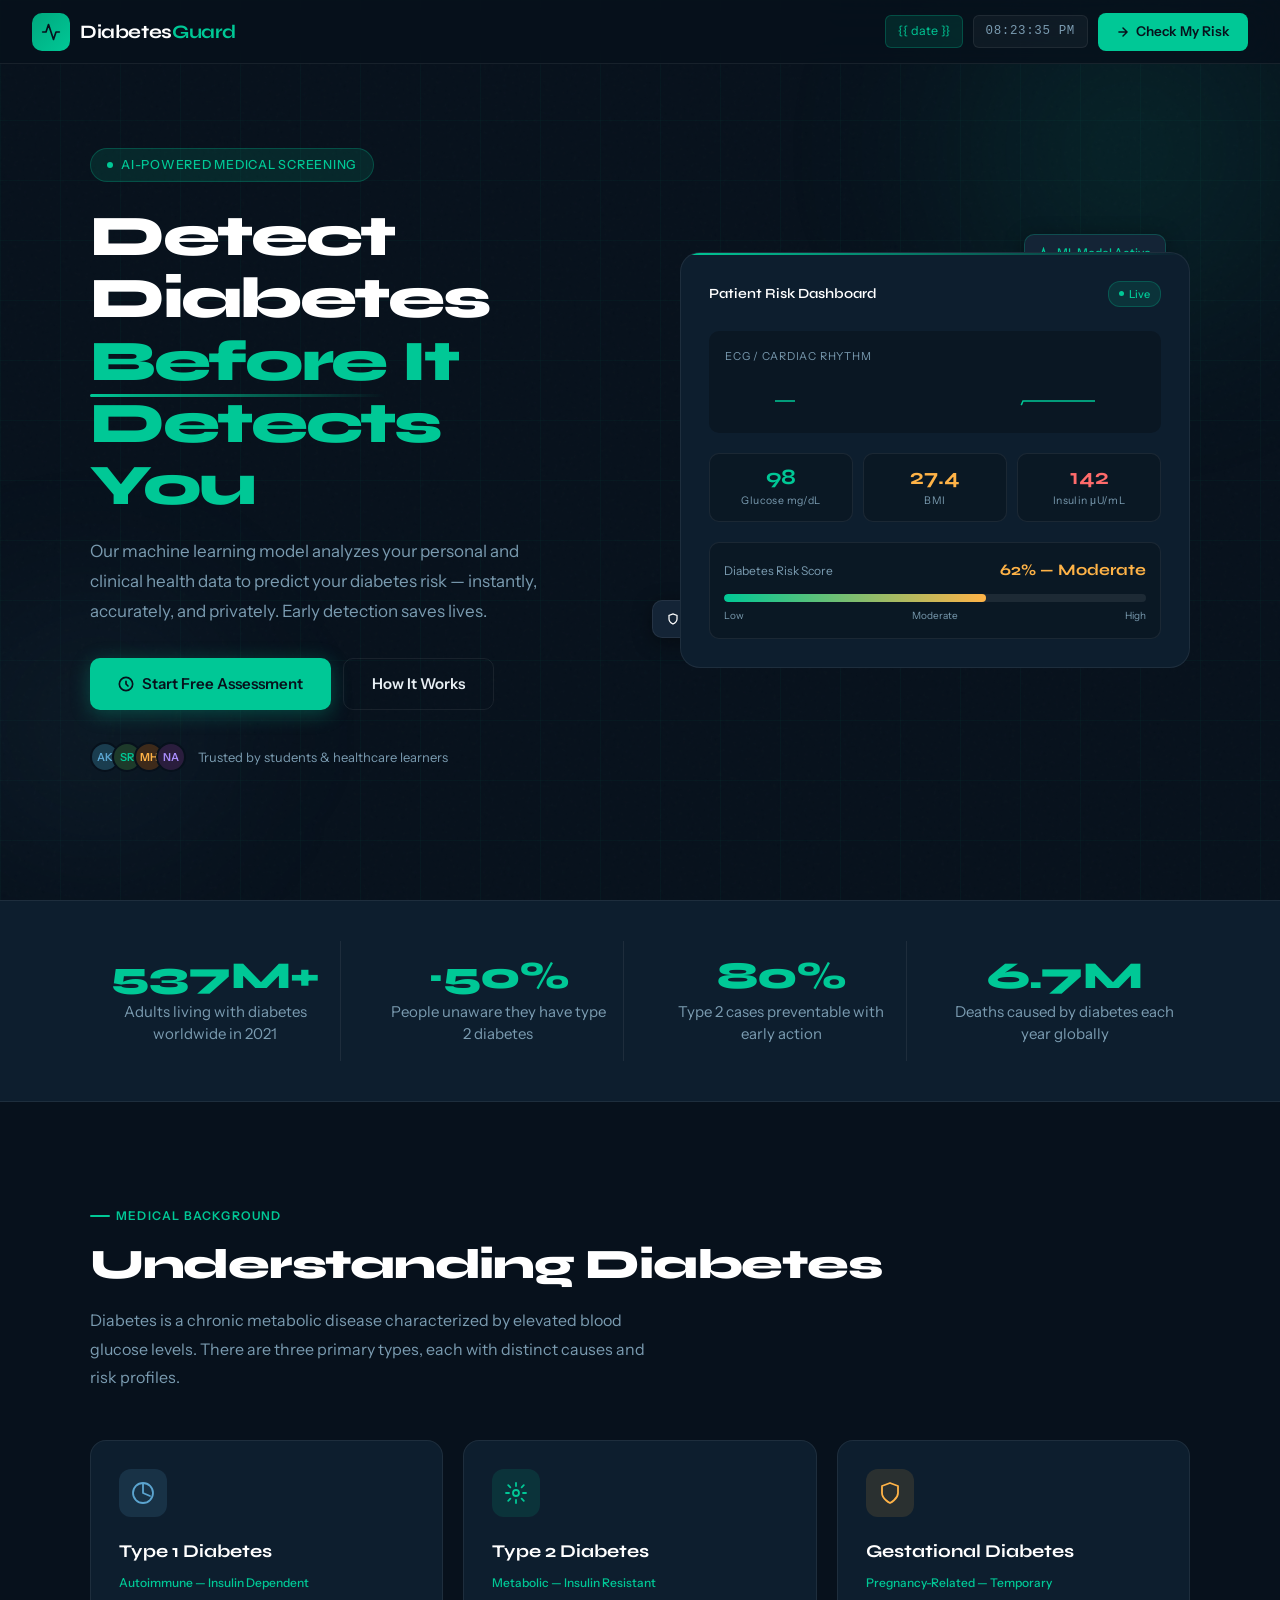
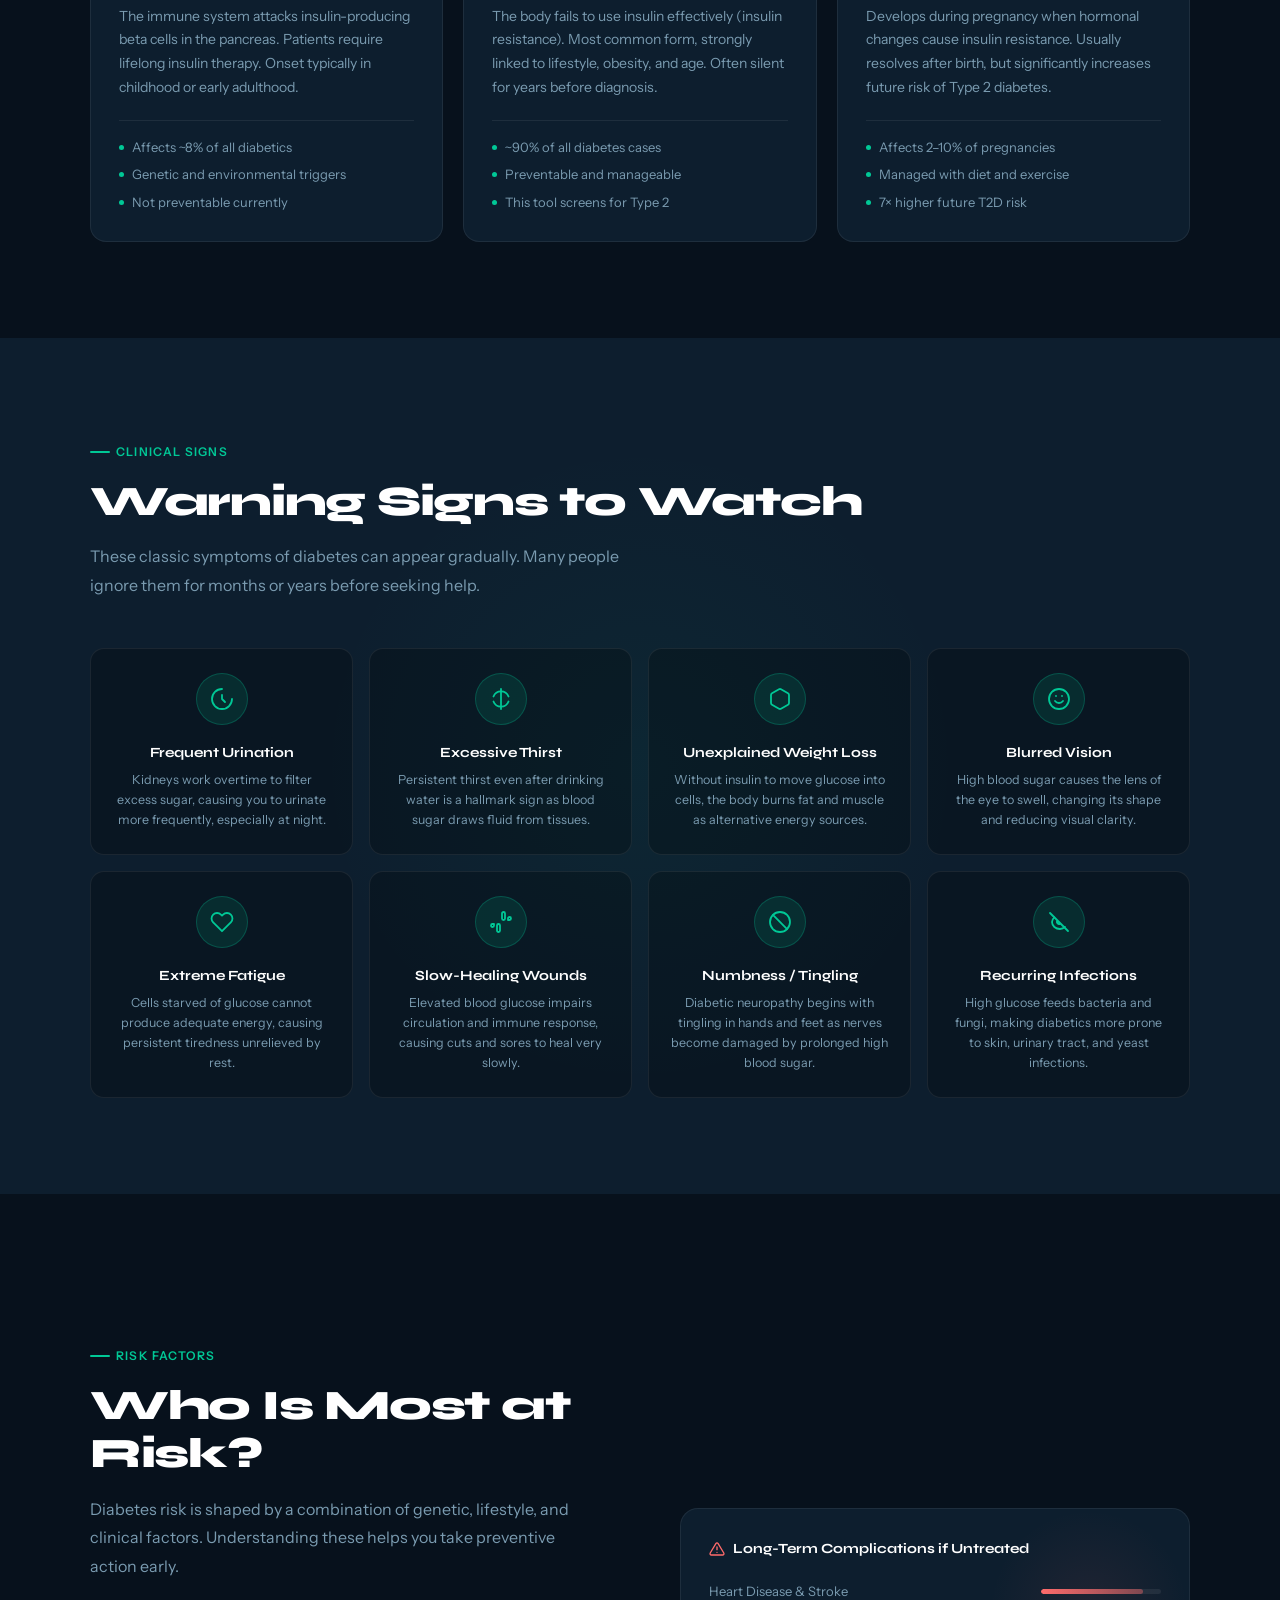
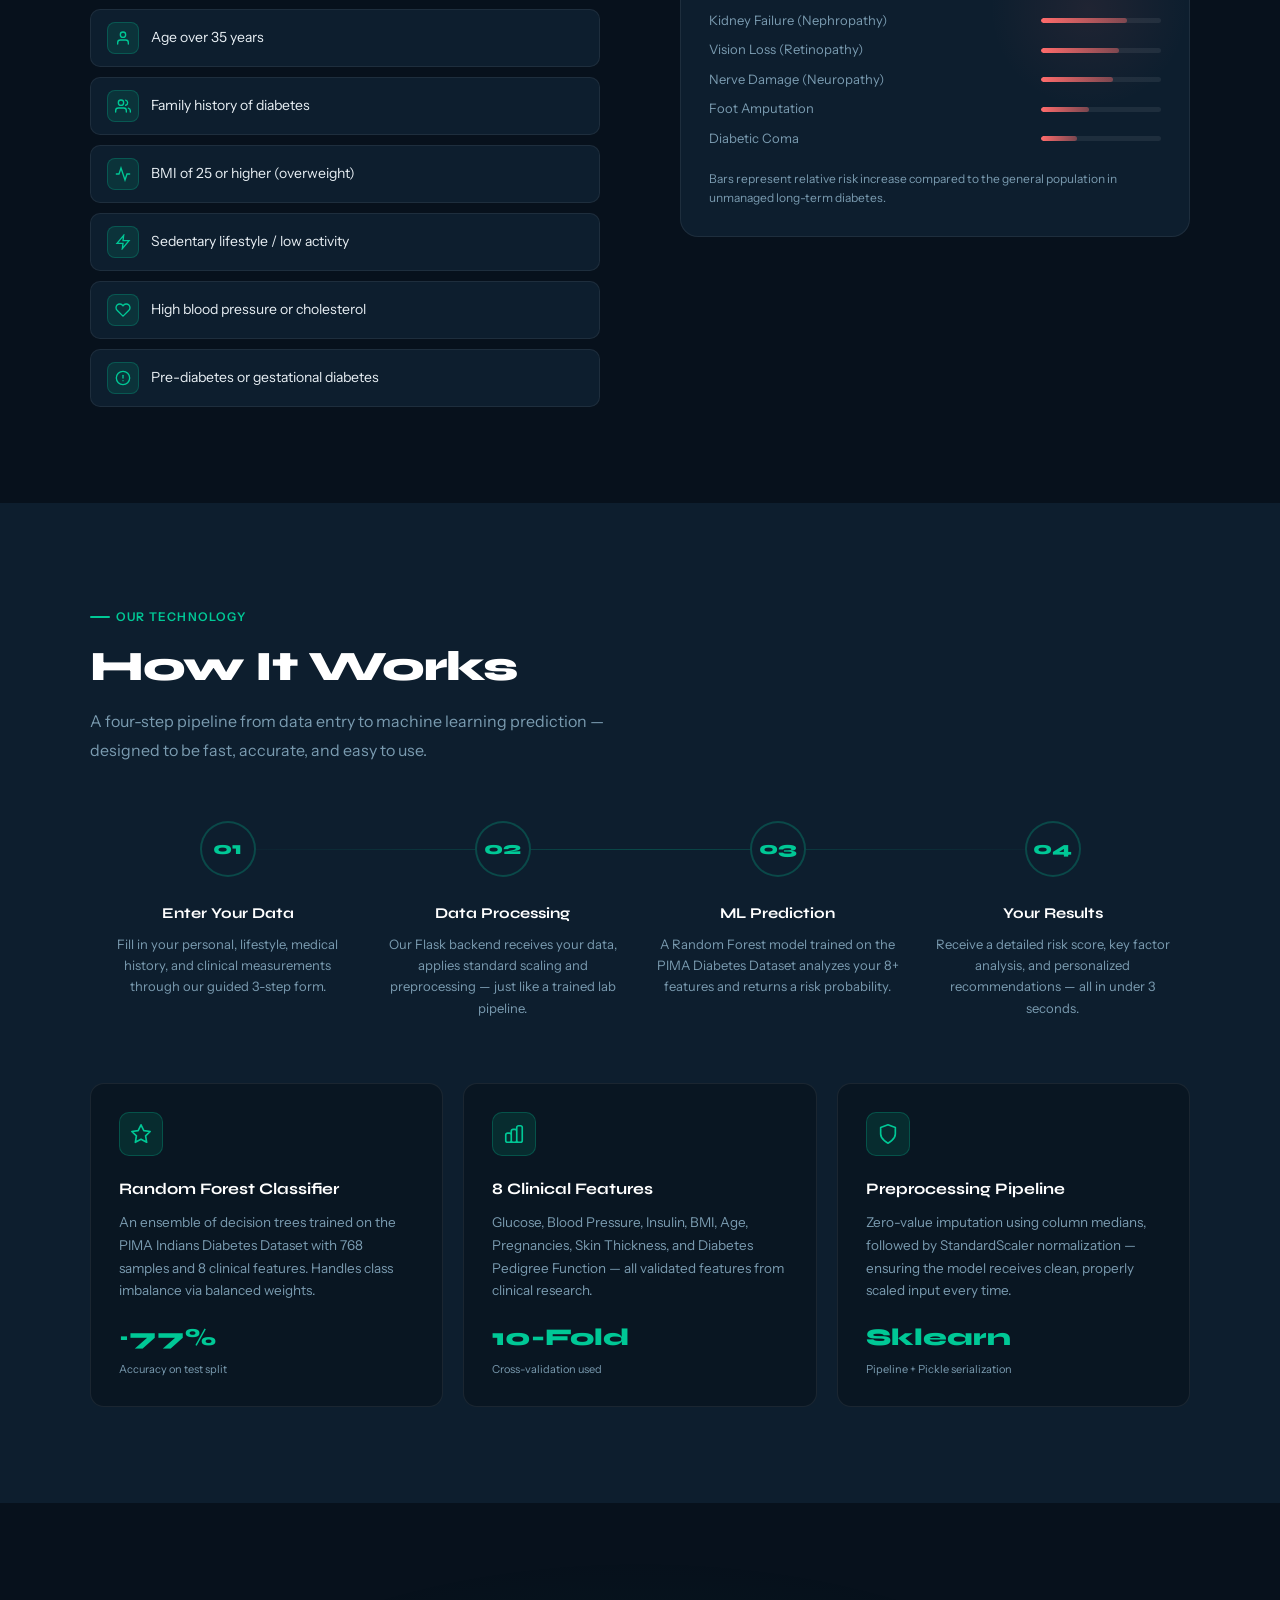
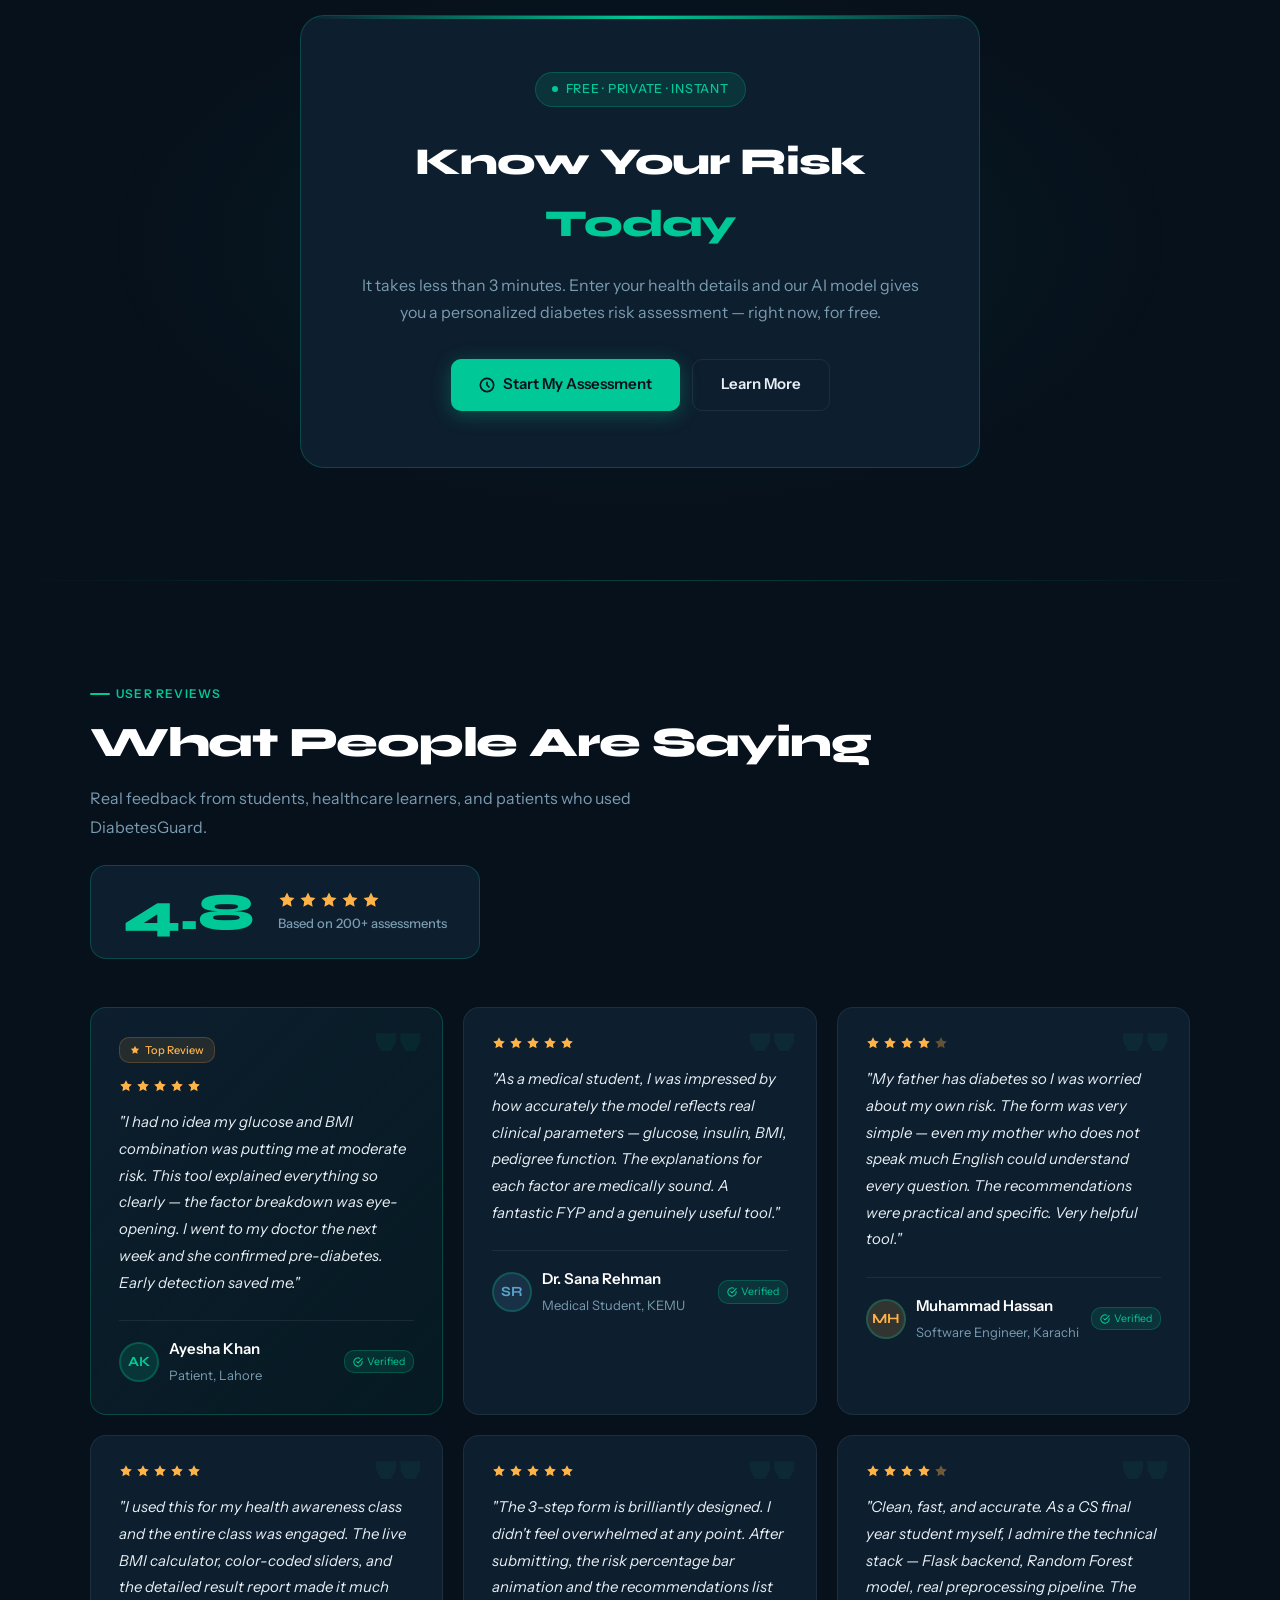
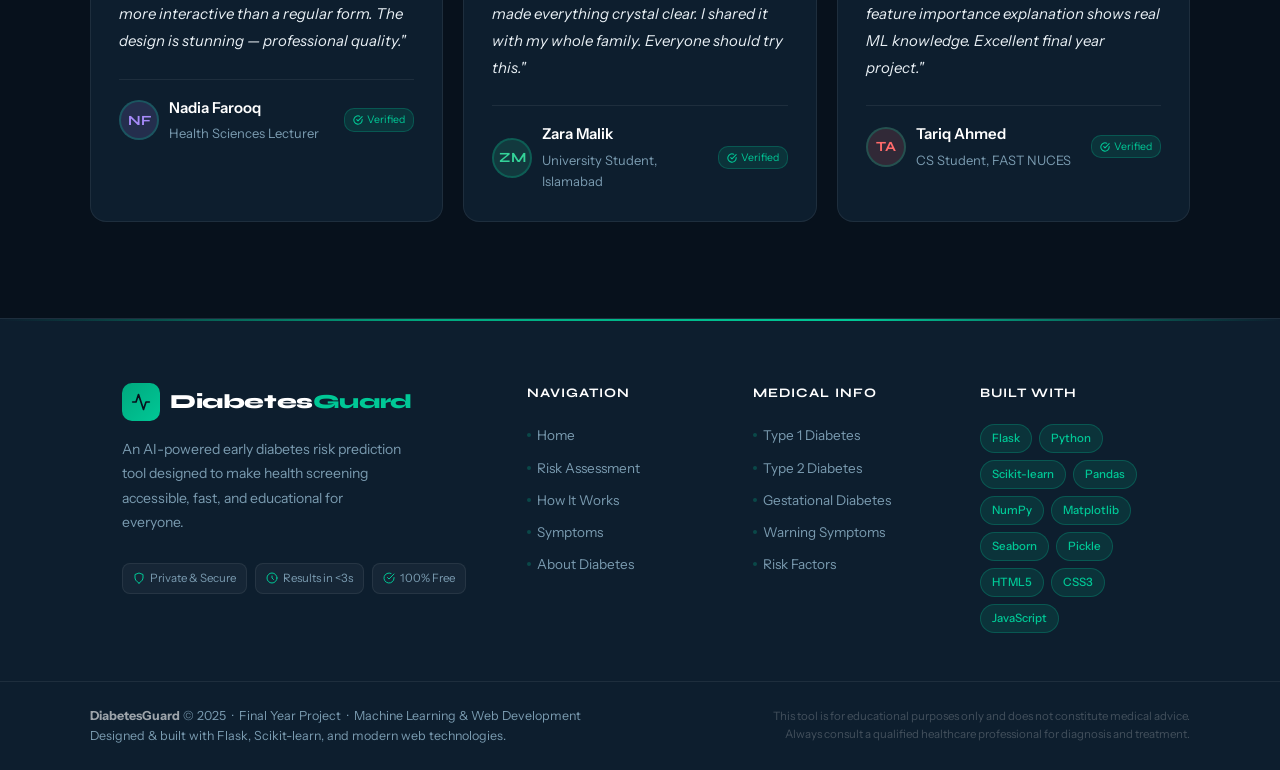
<file: fyp/templates/home.html>
<!DOCTYPE html>
<html lang="en">
<head>
  <meta charset="UTF-8">
  <meta name="viewport" content="width=device-width, initial-scale=1.0">
  <title>DiabetesGuard — AI-Powered Early Diabetes Detection</title>
  <meta name="description" content="Early diabetes risk prediction powered by machine learning. Know your risk before it's too late.">
  <link rel="preconnect" href="https://fonts.googleapis.com">
  <link href="https://fonts.googleapis.com/css2?family=Syne:wght@400;600;700;800&family=Instrument+Sans:wght@300;400;500;600&display=swap" rel="stylesheet">
  <style>
    /* ══ RESET ══════════════════════════════════════════════ */
    *, *::before, *::after { box-sizing: border-box; margin: 0; padding: 0; }
    html { scroll-behavior: smooth; }

    /* ══ VARIABLES ══════════════════════════════════════════ */
    :root {
      --navy:      #07111C;
      --navy2:     #0D1E2E;
      --navy3:     #142436;
      --teal:      #00C896;
      --teal2:     #00A87E;
      --teal-dim:  rgba(0,200,150,0.12);
      --teal-glow: rgba(0,200,150,0.22);
      --white:     #FFFFFF;
      --off:       #F4F8F6;
      --text:      #E8EFF4;
      --muted:     #7A9BB0;
      --border:    rgba(255,255,255,0.07);
      --border2:   rgba(0,200,150,0.25);
      --red-soft:  #FF6B6B;
      --amber:     #FFB347;
      --blue-soft: #5BA4CF;
      --font-h:    'Syne', sans-serif;
      --font-b:    'Instrument Sans', sans-serif;
    }

    body {
      font-family: var(--font-b);
      background: var(--navy);
      color: var(--text);
      line-height: 1.65;
      -webkit-font-smoothing: antialiased;
      overflow-x: hidden;
    }

    /* ══ NOISE TEXTURE OVERLAY ══════════════════════════════ */
    body::before {
      content: '';
      position: fixed;
      inset: 0;
      background-image: url("data:image/svg+xml,%3Csvg viewBox='0 0 256 256' xmlns='http://www.w3.org/2000/svg'%3E%3Cfilter id='noise'%3E%3CfeTurbulence type='fractalNoise' baseFrequency='0.9' numOctaves='4' stitchTiles='stitch'/%3E%3C/filter%3E%3Crect width='100%25' height='100%25' filter='url(%23noise)' opacity='0.04'/%3E%3C/svg%3E");
      pointer-events: none;
      z-index: 0;
      opacity: 0.5;
    }

    /* ══ NAV ════════════════════════════════════════════════ */
    nav {
      position: fixed;
      top: 0; left: 0; right: 0;
      z-index: 100;
      background: rgba(7,17,28,0.85);
      backdrop-filter: blur(18px);
      -webkit-backdrop-filter: blur(18px);
      border-bottom: 1px solid var(--border);
      padding: 0 2rem;
      height: 64px;
      display: flex;
      align-items: center;
      justify-content: space-between;
    }

    .nav-brand {
      display: flex;
      align-items: center;
      gap: 10px;
      text-decoration: none;
    }

    .brand-icon {
      width: 38px; height: 38px;
      background: linear-gradient(135deg, var(--teal2), var(--teal));
      border-radius: 10px;
      display: flex; align-items: center; justify-content: center;
    }

    .brand-icon svg { width: 20px; height: 20px; color: var(--navy); }

    .brand-name {
      font-family: var(--font-h);
      font-size: 19px;
      font-weight: 700;
      color: var(--white);
      letter-spacing: -0.02em;
    }

    .brand-name em { color: var(--teal); font-style: normal; }

    .nav-right {
      display: flex;
      align-items: center;
      gap: 10px;
    }

    .nav-clock {
      font-size: 12.5px;
      color: var(--muted);
      font-family: 'Courier New', monospace;
      letter-spacing: 0.05em;
      background: rgba(255,255,255,0.04);
      border: 1px solid var(--border);
      padding: 5px 12px;
      border-radius: 6px;
    }

    .nav-date {
      font-size: 12.5px;
      color: var(--teal);
      background: var(--teal-dim);
      border: 1px solid var(--border2);
      padding: 5px 12px;
      border-radius: 6px;
    }

    .btn-nav {
      display: inline-flex;
      align-items: center;
      gap: 6px;
      height: 38px;
      padding: 0 18px;
      background: var(--teal);
      color: var(--navy);
      border-radius: 8px;
      font-size: 13.5px;
      font-weight: 600;
      font-family: var(--font-b);
      text-decoration: none;
      transition: all 0.2s;
      border: none;
      cursor: pointer;
    }

    .btn-nav:hover {
      background: var(--white);
      transform: translateY(-1px);
    }

    /* ══ HERO ════════════════════════════════════════════════ */
    .hero {
      min-height: 100vh;
      display: flex;
      align-items: center;
      position: relative;
      padding: 100px 2rem 80px;
      overflow: hidden;
    }

    /* animated grid lines bg */
    .hero-grid {
      position: absolute;
      inset: 0;
      background-image:
        linear-gradient(rgba(0,200,150,0.04) 1px, transparent 1px),
        linear-gradient(90deg, rgba(0,200,150,0.04) 1px, transparent 1px);
      background-size: 60px 60px;
      animation: gridDrift 30s linear infinite;
      pointer-events: none;
    }

    @keyframes gridDrift {
      from { transform: translateY(0); }
      to   { transform: translateY(60px); }
    }

    /* glowing orbs */
    .orb {
      position: absolute;
      border-radius: 50%;
      pointer-events: none;
      filter: blur(80px);
    }

    .orb-1 {
      width: 500px; height: 500px;
      top: -100px; right: -100px;
      background: radial-gradient(circle, rgba(0,200,150,0.14) 0%, transparent 70%);
      animation: orbFloat 8s ease-in-out infinite;
    }

    .orb-2 {
      width: 350px; height: 350px;
      bottom: 0; left: -80px;
      background: radial-gradient(circle, rgba(91,164,207,0.10) 0%, transparent 70%);
      animation: orbFloat 11s ease-in-out infinite reverse;
    }

    @keyframes orbFloat {
      0%, 100% { transform: translateY(0) scale(1); }
      50%       { transform: translateY(-30px) scale(1.05); }
    }

    .hero-inner {
      max-width: 1100px;
      margin: 0 auto;
      display: grid;
      grid-template-columns: 1fr 1fr;
      gap: 5rem;
      align-items: center;
      position: relative;
      z-index: 1;
      width: 100%;
    }

    .hero-tag {
      display: inline-flex;
      align-items: center;
      gap: 8px;
      background: var(--teal-dim);
      border: 1px solid var(--border2);
      border-radius: 20px;
      padding: 6px 16px;
      font-size: 12.5px;
      color: var(--teal);
      font-weight: 500;
      letter-spacing: 0.06em;
      text-transform: uppercase;
      margin-bottom: 1.5rem;
      animation: fadeUp 0.7s ease both;
    }

    .tag-dot {
      width: 6px; height: 6px;
      border-radius: 50%;
      background: var(--teal);
      animation: tagPulse 2s infinite;
    }

    @keyframes tagPulse {
      0%, 100% { opacity: 1; transform: scale(1); }
      50%       { opacity: 0.5; transform: scale(0.7); }
    }

    .hero h1 {
      font-family: var(--font-h);
      font-size: clamp(38px, 4.5vw, 62px);
      font-weight: 800;
      color: var(--white);
      letter-spacing: -0.04em;
      line-height: 1.08;
      margin-bottom: 1.25rem;
      animation: fadeUp 0.8s ease 0.1s both;
    }

    .hero h1 .accent { color: var(--teal); }

    .hero h1 .underline-wrap {
      position: relative;
      display: inline-block;
    }

    .hero h1 .underline-wrap::after {
      content: '';
      position: absolute;
      bottom: -4px; left: 0; right: 0;
      height: 3px;
      background: linear-gradient(90deg, var(--teal), transparent);
      border-radius: 2px;
    }

    .hero-desc {
      font-size: 17px;
      color: var(--muted);
      line-height: 1.75;
      max-width: 480px;
      margin-bottom: 2rem;
      animation: fadeUp 0.8s ease 0.2s both;
    }

    .hero-actions {
      display: flex;
      gap: 12px;
      align-items: center;
      flex-wrap: wrap;
      animation: fadeUp 0.8s ease 0.3s both;
    }

    .btn-hero {
      display: inline-flex;
      align-items: center;
      gap: 8px;
      height: 52px;
      padding: 0 28px;
      border-radius: 10px;
      font-size: 15px;
      font-weight: 600;
      font-family: var(--font-b);
      text-decoration: none;
      transition: all 0.22s;
      cursor: pointer;
      border: none;
    }

    .btn-primary-hero {
      background: var(--teal);
      color: var(--navy);
      box-shadow: 0 4px 20px rgba(0,200,150,0.30);
    }

    .btn-primary-hero:hover {
      background: var(--white);
      transform: translateY(-2px);
      box-shadow: 0 8px 28px rgba(0,200,150,0.40);
    }

    .btn-outline-hero {
      background: transparent;
      border: 1px solid var(--border);
      color: var(--text);
    }

    .btn-outline-hero:hover {
      border-color: var(--teal);
      color: var(--teal);
      background: var(--teal-dim);
    }

    .hero-trust {
      display: flex;
      align-items: center;
      gap: 12px;
      margin-top: 2rem;
      font-size: 13px;
      color: var(--muted);
      animation: fadeUp 0.8s ease 0.4s both;
    }

    .trust-avatars {
      display: flex;
    }

    .trust-av {
      width: 30px; height: 30px;
      border-radius: 50%;
      border: 2px solid var(--navy);
      margin-left: -8px;
      display: flex; align-items: center; justify-content: center;
      font-size: 11px;
      font-weight: 600;
    }

    .trust-av:first-child { margin-left: 0; }

    /* ── Hero Visual Panel ── */
    .hero-visual {
      position: relative;
      animation: fadeUp 0.9s ease 0.2s both;
    }

    .monitor-card {
      background: var(--navy2);
      border: 1px solid var(--border);
      border-radius: 20px;
      padding: 1.75rem;
      position: relative;
      overflow: hidden;
    }

    .monitor-card::before {
      content: '';
      position: absolute;
      top: 0; left: 0; right: 0;
      height: 2px;
      background: linear-gradient(90deg, var(--teal), transparent);
    }

    .monitor-header {
      display: flex;
      justify-content: space-between;
      align-items: center;
      margin-bottom: 1.5rem;
    }

    .monitor-title {
      font-family: var(--font-h);
      font-size: 14px;
      font-weight: 600;
      color: var(--white);
    }

    .live-badge {
      display: flex;
      align-items: center;
      gap: 5px;
      font-size: 11px;
      color: var(--teal);
      background: var(--teal-dim);
      border: 1px solid var(--border2);
      border-radius: 12px;
      padding: 3px 10px;
      font-weight: 500;
    }

    .live-dot {
      width: 5px; height: 5px;
      border-radius: 50%;
      background: var(--teal);
      animation: tagPulse 1.5s infinite;
    }

    /* ECG Line */
    .ecg-wrap {
      background: rgba(0,0,0,0.25);
      border-radius: 10px;
      padding: 1rem 1rem 0.5rem;
      margin-bottom: 1.25rem;
      overflow: hidden;
      position: relative;
    }

    .ecg-label {
      font-size: 11px;
      color: var(--muted);
      text-transform: uppercase;
      letter-spacing: 0.07em;
      margin-bottom: 6px;
    }

    .ecg-svg { width: 100%; display: block; }

    /* Metrics row */
    .metrics-row {
      display: grid;
      grid-template-columns: repeat(3,1fr);
      gap: 10px;
      margin-bottom: 1.25rem;
    }

    .metric-box {
      background: rgba(0,0,0,0.20);
      border: 1px solid var(--border);
      border-radius: 10px;
      padding: 12px;
      text-align: center;
    }

    .metric-val {
      font-family: var(--font-h);
      font-size: 22px;
      font-weight: 700;
      line-height: 1;
      margin-bottom: 4px;
    }

    .metric-lbl { font-size: 10.5px; color: var(--muted); letter-spacing: 0.04em; }

    .metric-box.ok  .metric-val { color: var(--teal); }
    .metric-box.warn .metric-val { color: var(--amber); }
    .metric-box.bad .metric-val { color: var(--red-soft); }

    /* Risk gauge */
    .gauge-wrap {
      background: rgba(0,0,0,0.20);
      border: 1px solid var(--border);
      border-radius: 10px;
      padding: 14px;
    }

    .gauge-header {
      display: flex;
      justify-content: space-between;
      align-items: center;
      margin-bottom: 10px;
      font-size: 12px;
      color: var(--muted);
    }

    .gauge-score {
      font-family: var(--font-h);
      font-size: 16px;
      font-weight: 700;
      color: var(--amber);
    }

    .gauge-bar {
      height: 8px;
      background: rgba(255,255,255,0.08);
      border-radius: 4px;
      overflow: hidden;
      margin-bottom: 6px;
    }

    .gauge-fill {
      height: 100%;
      width: 62%;
      background: linear-gradient(90deg, var(--teal), var(--amber));
      border-radius: 4px;
      animation: gaugeFill 2s ease 1s both;
    }

    @keyframes gaugeFill {
      from { width: 0%; }
      to   { width: 62%; }
    }

    .gauge-labels {
      display: flex;
      justify-content: space-between;
      font-size: 10px;
      color: var(--muted);
    }

    /* floating badges */
    .float-badge {
      position: absolute;
      background: var(--navy3);
      border: 1px solid var(--border2);
      border-radius: 10px;
      padding: 8px 14px;
      font-size: 12px;
      color: var(--teal);
      font-weight: 500;
      display: flex;
      align-items: center;
      gap: 6px;
      box-shadow: 0 4px 20px rgba(0,0,0,0.4);
      animation: badgeFloat 4s ease-in-out infinite;
    }

    .float-badge.b1 {
      top: -18px; right: 24px;
      animation-delay: 0s;
    }

    .float-badge.b2 {
      bottom: 30px; left: -28px;
      color: var(--white);
      border-color: var(--border);
      animation-delay: 2s;
    }

    @keyframes badgeFloat {
      0%, 100% { transform: translateY(0); }
      50%       { transform: translateY(-8px); }
    }

    @keyframes fadeUp {
      from { opacity: 0; transform: translateY(24px); }
      to   { opacity: 1; transform: translateY(0); }
    }

    /* ══ STATS BAR ══════════════════════════════════════════ */
    .stats-bar {
      background: var(--navy2);
      border-top: 1px solid var(--border);
      border-bottom: 1px solid var(--border);
      padding: 2.5rem 2rem;
      position: relative;
      z-index: 1;
    }

    .stats-inner {
      max-width: 1100px;
      margin: 0 auto;
      display: grid;
      grid-template-columns: repeat(4,1fr);
      gap: 2rem;
    }

    .stat-item {
      text-align: center;
      padding: 1rem;
      border-right: 1px solid var(--border);
    }

    .stat-item:last-child { border-right: none; }

    .stat-num {
      font-family: var(--font-h);
      font-size: 38px;
      font-weight: 800;
      color: var(--teal);
      letter-spacing: -0.03em;
      line-height: 1;
      margin-bottom: 6px;
    }

    .stat-desc { font-size: 15px; color: var(--muted); line-height: 1.45; }

    /* ══ ABOUT DIABETES ═════════════════════════════════════ */
    .section {
      padding: 6rem 2rem;
      position: relative;
      z-index: 1;
    }

    .section-inner {
      max-width: 1100px;
      margin: 0 auto;
    }

    .section-tag {
      display: inline-flex;
      align-items: center;
      gap: 6px;
      font-size: 12px;
      color: var(--teal);
      font-weight: 600;
      text-transform: uppercase;
      letter-spacing: 0.10em;
      margin-bottom: 1rem;
    }

    .section-tag::before {
      content: '';
      display: block;
      width: 20px; height: 2px;
      background: var(--teal);
      border-radius: 1px;
    }

    .section-h {
      font-family: var(--font-h);
      font-size: clamp(26px, 3.5vw, 42px);
      font-weight: 800;
      color: var(--white);
      letter-spacing: -0.03em;
      line-height: 1.15;
      margin-bottom: 1rem;
    }

    .section-sub {
      font-size: 16px;
      color: var(--muted);
      max-width: 560px;
      line-height: 1.80;
    }

    /* ── Types Cards ── */
    .types-grid {
      display: grid;
      grid-template-columns: repeat(3,1fr);
      gap: 1.25rem;
      margin-top: 3rem;
    }

    .type-card {
      background: var(--navy2);
      border: 1px solid var(--border);
      border-radius: 16px;
      padding: 1.75rem;
      position: relative;
      overflow: hidden;
      transition: all 0.25s;
    }

    .type-card:hover {
      border-color: var(--border2);
      transform: translateY(-4px);
      box-shadow: 0 12px 40px rgba(0,0,0,0.3);
    }

    .type-card::after {
      content: '';
      position: absolute;
      bottom: 0; left: 0; right: 0;
      height: 3px;
      border-radius: 0 0 16px 16px;
      opacity: 0;
      transition: opacity 0.25s;
    }

    .type-card:hover::after { opacity: 1; }

    .type-card.t1::after { background: linear-gradient(90deg, var(--blue-soft), transparent); }
    .type-card.t2::after { background: linear-gradient(90deg, var(--teal), transparent); }
    .type-card.tg::after { background: linear-gradient(90deg, var(--amber), transparent); }

    .type-icon {
      width: 48px; height: 48px;
      border-radius: 12px;
      display: flex; align-items: center; justify-content: center;
      margin-bottom: 1.25rem;
    }

    .type-icon svg { width: 24px; height: 24px; }
    .type-icon.blue { background: rgba(91,164,207,0.15); color: var(--blue-soft); }
    .type-icon.teal { background: var(--teal-dim); color: var(--teal); }
    .type-icon.amber { background: rgba(255,179,71,0.12); color: var(--amber); }

    .type-name {
      font-family: var(--font-h);
      font-size: 18px;
      font-weight: 700;
      color: var(--white);
      margin-bottom: 6px;
    }

    .type-sub { font-size: 12px; color: var(--teal); font-weight: 500; margin-bottom: 12px; }

    .type-desc { font-size: 14px; color: var(--muted); line-height: 1.7; }

    .type-facts {
      margin-top: 1.25rem;
      border-top: 1px solid var(--border);
      padding-top: 1rem;
      display: flex;
      flex-direction: column;
      gap: 6px;
    }

    .type-fact {
      display: flex;
      align-items: center;
      gap: 8px;
      font-size: 13px;
      color: var(--muted);
    }

    .fact-dot {
      width: 5px; height: 5px;
      border-radius: 50%;
      background: var(--teal);
      flex-shrink: 0;
    }

    /* ══ SYMPTOMS ════════════════════════════════════════════ */
    .symptoms-section {
      background: var(--navy2);
      padding: 6rem 2rem;
      position: relative;
      z-index: 1;
      overflow: hidden;
    }

    .symptoms-section::before {
      content: '';
      position: absolute;
      top: 50%; left: 50%;
      transform: translate(-50%, -50%);
      width: 700px; height: 700px;
      background: radial-gradient(circle, rgba(0,200,150,0.05) 0%, transparent 65%);
      border-radius: 50%;
      pointer-events: none;
    }

    .symptoms-grid {
      display: grid;
      grid-template-columns: repeat(4,1fr);
      gap: 1rem;
      margin-top: 3rem;
    }

    .symptom-card {
      background: rgba(0,0,0,0.25);
      border: 1px solid var(--border);
      border-radius: 14px;
      padding: 1.5rem 1.25rem;
      text-align: center;
      transition: all 0.22s;
      position: relative;
      overflow: hidden;
    }

    .symptom-card:hover {
      border-color: var(--border2);
      background: rgba(0,200,150,0.05);
      transform: translateY(-3px);
    }

    .sym-icon {
      width: 52px; height: 52px;
      border-radius: 50%;
      background: var(--teal-dim);
      border: 1px solid var(--border2);
      display: flex; align-items: center; justify-content: center;
      margin: 0 auto 1rem;
    }

    .sym-icon svg { width: 24px; height: 24px; color: var(--teal); }

    .sym-name {
      font-family: var(--font-h);
      font-size: 14px;
      font-weight: 700;
      color: var(--white);
      margin-bottom: 6px;
    }

    .sym-desc { font-size: 12.5px; color: var(--muted); line-height: 1.6; }

    /* ══ HOW IT WORKS ════════════════════════════════════════ */
    .how-grid {
      display: grid;
      grid-template-columns: repeat(4,1fr);
      gap: 0;
      margin-top: 3.5rem;
      position: relative;
    }

    .how-grid::before {
      content: '';
      position: absolute;
      top: 28px; left: 10%; right: 10%;
      height: 1px;
      background: linear-gradient(90deg, transparent, var(--border2), transparent);
      z-index: 0;
    }

    .how-step {
      text-align: center;
      padding: 0 1rem;
      position: relative;
      z-index: 1;
    }

    .step-circle {
      width: 56px; height: 56px;
      border-radius: 50%;
      background: var(--navy2);
      border: 2px solid var(--border2);
      display: flex; align-items: center; justify-content: center;
      margin: 0 auto 1.5rem;
      font-family: var(--font-h);
      font-size: 18px;
      font-weight: 800;
      color: var(--teal);
      transition: all 0.25s;
    }

    .how-step:hover .step-circle {
      background: var(--teal);
      color: var(--navy);
      box-shadow: 0 0 20px rgba(0,200,150,0.4);
    }

    .step-name {
      font-family: var(--font-h);
      font-size: 15px;
      font-weight: 700;
      color: var(--white);
      margin-bottom: 8px;
    }

    .step-desc { font-size: 13px; color: var(--muted); line-height: 1.65; }

    /* ══ RISK FACTORS ════════════════════════════════════════ */
    .risk-split {
      display: grid;
      grid-template-columns: 1fr 1fr;
      gap: 5rem;
      align-items: center;
      margin-top: 3rem;
    }

    .risk-text .section-sub { max-width: 100%; }

    .risk-list {
      margin-top: 1.75rem;
      display: flex;
      flex-direction: column;
      gap: 10px;
    }

    .risk-item {
      display: flex;
      align-items: center;
      gap: 12px;
      padding: 12px 16px;
      background: var(--navy2);
      border: 1px solid var(--border);
      border-radius: 10px;
      font-size: 14px;
      color: var(--text);
      transition: all 0.2s;
    }

    .risk-item:hover {
      border-color: var(--border2);
      background: var(--teal-dim);
    }

    .risk-icon {
      width: 32px; height: 32px;
      border-radius: 8px;
      background: var(--teal-dim);
      border: 1px solid var(--border2);
      display: flex; align-items: center; justify-content: center;
      flex-shrink: 0;
    }

    .risk-icon svg { width: 16px; height: 16px; color: var(--teal); }

    /* Complications visual */
    .complications-panel {
      background: var(--navy2);
      border: 1px solid var(--border);
      border-radius: 18px;
      padding: 1.75rem;
      position: relative;
      overflow: hidden;
    }

    .complications-panel::before {
      content: '';
      position: absolute;
      top: 0; right: 0;
      width: 200px; height: 200px;
      background: radial-gradient(circle, rgba(255,107,107,0.08) 0%, transparent 70%);
      pointer-events: none;
    }

    .comp-title {
      font-family: var(--font-h);
      font-size: 14px;
      font-weight: 700;
      color: var(--white);
      margin-bottom: 1.25rem;
      display: flex;
      align-items: center;
      gap: 8px;
    }

    .comp-title svg { width: 16px; height: 16px; color: var(--red-soft); }

    .comp-list {
      display: flex;
      flex-direction: column;
      gap: 8px;
    }

    .comp-item {
      display: flex;
      justify-content: space-between;
      align-items: center;
      font-size: 13px;
    }

    .comp-name { color: var(--muted); }

    .comp-bar-wrap {
      width: 120px;
      height: 5px;
      background: rgba(255,255,255,0.07);
      border-radius: 3px;
      overflow: hidden;
    }

    .comp-bar {
      height: 100%;
      border-radius: 3px;
      background: linear-gradient(90deg, var(--red-soft), rgba(255,107,107,0.4));
      animation: compFill 1.5s ease 0.5s both;
    }

    @keyframes compFill {
      from { width: 0 !important; }
    }

    /* ══ ML MODEL SECTION ════════════════════════════════════ */
    .ml-section {
      background: var(--navy2);
      padding: 6rem 2rem;
      position: relative;
      z-index: 1;
    }

    .ml-cards {
      display: grid;
      grid-template-columns: repeat(3,1fr);
      gap: 1.25rem;
      margin-top: 3rem;
    }

    .ml-card {
      background: rgba(0,0,0,0.25);
      border: 1px solid var(--border);
      border-radius: 14px;
      padding: 1.75rem;
      transition: all 0.22s;
    }

    .ml-card:hover {
      border-color: var(--border2);
      transform: translateY(-3px);
    }

    .ml-card-icon {
      width: 44px; height: 44px;
      border-radius: 10px;
      background: var(--teal-dim);
      border: 1px solid var(--border2);
      display: flex; align-items: center; justify-content: center;
      margin-bottom: 1.25rem;
    }

    .ml-card-icon svg { width: 22px; height: 22px; color: var(--teal); }

    .ml-card-title {
      font-family: var(--font-h);
      font-size: 16px;
      font-weight: 700;
      color: var(--white);
      margin-bottom: 8px;
    }

    .ml-card-desc { font-size: 13.5px; color: var(--muted); line-height: 1.7; }

    .ml-stat {
      display: inline-block;
      margin-top: 1rem;
      font-family: var(--font-h);
      font-size: 24px;
      font-weight: 800;
      color: var(--teal);
    }

    .ml-stat-lbl {
      font-size: 11px;
      color: var(--muted);
      display: block;
      margin-top: 2px;
    }

    /* ══ CTA ═════════════════════════════════════════════════ */
    .cta-section {
      padding: 7rem 2rem;
      position: relative;
      z-index: 1;
      text-align: center;
      overflow: hidden;
    }

    .cta-section::before {
      content: '';
      position: absolute;
      inset: 0;
      background:
        radial-gradient(ellipse 60% 60% at 50% 50%, rgba(0,200,150,0.08) 0%, transparent 70%);
      pointer-events: none;
    }

    .cta-inner {
      max-width: 680px;
      margin: 0 auto;
      position: relative;
    }

    .cta-box {
      background: var(--navy2);
      border: 1px solid var(--border2);
      border-radius: 24px;
      padding: 3.5rem 3rem;
      position: relative;
      overflow: hidden;
    }

    .cta-box::before {
      content: '';
      position: absolute;
      top: 0; left: 0; right: 0;
      height: 3px;
      background: linear-gradient(90deg, transparent, var(--teal), transparent);
    }

    .cta-h {
      font-family: var(--font-h);
      font-size: clamp(26px, 3vw, 38px);
      font-weight: 800;
      color: var(--white);
      letter-spacing: -0.03em;
      margin-bottom: 1rem;
    }

    .cta-h em { color: var(--teal); font-style: normal; }

    .cta-sub {
      font-size: 16px;
      color: var(--muted);
      margin-bottom: 2rem;
      line-height: 1.7;
    }

    .cta-actions {
      display: flex;
      gap: 12px;
      justify-content: center;
      flex-wrap: wrap;
    }

    /* ══ REVIEWS ════════════════════════════════════════════ */
    .reviews-section {
      padding: 6rem 2rem;
      position: relative; z-index: 1; overflow: hidden;
    }
    .reviews-section::before {
      content: ''; position: absolute; top: 0; left: 0; right: 0;
      height: 1px;
      background: linear-gradient(90deg, transparent, var(--border2), transparent);
    }
    .reviews-header {
      max-width: 1100px; margin: 0 auto 3rem;
      display: flex; justify-content: space-between; align-items: flex-end;
      flex-wrap: wrap; gap: 1.5rem;
    }
    .overall-rating {
      display: flex; align-items: center; gap: 1.5rem;
      background: var(--navy2); border: 1px solid var(--border2);
      border-radius: 16px; padding: 1.25rem 2rem;
    }
    .rating-num {
      font-family: var(--font-h); font-size: 52px; font-weight: 800;
      color: var(--teal); line-height: 1;
    }
    .rating-details { display: flex; flex-direction: column; gap: 4px; }
    .stars-row { display: flex; gap: 3px; }
    .star { width: 18px; height: 18px; color: #FFB347; }
    .rating-count { font-size: 13px; color: var(--muted); font-weight: 500; }
    .reviews-grid {
      max-width: 1100px; margin: 0 auto;
      display: grid; grid-template-columns: repeat(3, 1fr); gap: 1.25rem;
    }
    @media (max-width: 768px) {
      .reviews-grid { grid-template-columns: 1fr; }
      .reviews-header { flex-direction: column; align-items: flex-start; }
      .overall-rating { width: 100%; }
    }
    .review-card {
      background: var(--navy2); border: 1px solid var(--border);
      border-radius: 16px; padding: 1.75rem;
      position: relative; overflow: hidden; transition: all 0.25s;
    }
    .review-card:hover {
      border-color: var(--border2);
      transform: translateY(-4px);
      box-shadow: 0 16px 40px rgba(0,0,0,0.3);
    }
    .review-card.featured {
      border-color: var(--border2);
      background: linear-gradient(135deg, var(--navy2) 0%, rgba(0,200,150,0.05) 100%);
    }
    .review-card::before {
      content: '"'; position: absolute; top: 12px; right: 20px;
      font-family: var(--font-h); font-size: 80px; font-weight: 800;
      color: rgba(0,200,150,0.07); line-height: 1;
    }
    .review-stars { display: flex; gap: 3px; margin-bottom: 1rem; }
    .review-stars .star { width: 14px; height: 14px; }
    .review-text {
      font-size: 15px; color: var(--text); line-height: 1.78;
      margin-bottom: 1.5rem; font-style: italic;
    }
    .review-author {
      display: flex; align-items: center; gap: 10px;
      border-top: 1px solid var(--border); padding-top: 1rem;
    }
    .author-avatar {
      width: 40px; height: 40px; border-radius: 50%;
      display: flex; align-items: center; justify-content: center;
      font-family: var(--font-h); font-size: 14px; font-weight: 700;
      flex-shrink: 0; border: 2px solid var(--border2);
    }
    .author-name { font-size: 15px; font-weight: 600; color: var(--white); margin-bottom: 3px; }
    .author-role { font-size: 13px; color: var(--muted); }
    .verified-badge {
      display: inline-flex; align-items: center; gap: 4px;
      font-size: 10.5px; color: var(--teal); background: var(--teal-dim);
      border: 1px solid var(--border2); border-radius: 10px; padding: 2px 8px;
      margin-left: auto; flex-shrink: 0;
    }
    .verified-badge svg { width: 10px; height: 10px; }
    .review-tag {
      display: inline-flex; align-items: center; gap: 5px; font-size: 11px;
      color: var(--amber); background: rgba(255,179,71,0.10);
      border: 1px solid rgba(255,179,71,0.20); border-radius: 10px;
      padding: 3px 10px; margin-bottom: 1rem; font-weight: 500;
    }

    /* ══ FOOTER ══════════════════════════════════════════════ */
    .site-footer {
      background: var(--navy2); border-top: 1px solid var(--border);
      position: relative; z-index: 1; overflow: hidden;
    }
    .site-footer::before {
      content: ''; position: absolute; top: 0; left: 0; right: 0; height: 2px;
      background: linear-gradient(90deg, transparent, var(--teal2), var(--teal), transparent);
    }
    .footer-top {
      max-width: 1100px; margin: 0 auto; padding: 4rem 2rem 3rem;
      display: grid; grid-template-columns: 2fr 1fr 1fr 1fr; gap: 3rem;
    }
    .footer-logo {
      display: flex; align-items: center; gap: 10px;
      text-decoration: none; margin-bottom: 1rem;
    }
    .footer-logo-icon {
      width: 38px; height: 38px;
      background: linear-gradient(135deg, var(--teal2), var(--teal));
      border-radius: 10px; display: flex; align-items: center; justify-content: center;
    }
    .footer-logo-icon svg { width: 20px; height: 20px; color: var(--navy); }
    .footer-logo-name {
      font-family: var(--font-h); font-size: 20px; font-weight: 800;
      color: var(--white); letter-spacing: -0.02em;
    }
    .footer-logo-name em { color: var(--teal); font-style: normal; }
    .footer-tagline {
      font-size: 14px; color: var(--muted); line-height: 1.75;
      max-width: 280px; margin-bottom: 1.75rem;
    }
    .footer-badges { display: flex; flex-wrap: wrap; gap: 8px; }
    .f-badge {
      display: flex; align-items: center; gap: 5px; font-size: 11.5px;
      color: var(--muted); background: rgba(255,255,255,0.04);
      border: 1px solid var(--border); border-radius: 8px; padding: 5px 10px;
    }
    .f-badge svg { width: 12px; height: 12px; color: var(--teal); }
    .footer-col-title {
      font-family: var(--font-h); font-size: 13px; font-weight: 700;
      color: var(--white); text-transform: uppercase; letter-spacing: 0.08em;
      margin-bottom: 1.25rem;
    }
    .footer-links { display: flex; flex-direction: column; gap: 10px; list-style: none; }
    .footer-links a {
      font-size: 13.5px; color: var(--muted); text-decoration: none;
      transition: color 0.2s; display: flex; align-items: center; gap: 6px;
    }
    .footer-links a::before {
      content: ''; width: 4px; height: 4px; border-radius: 50%;
      background: var(--border2); flex-shrink: 0; transition: background 0.2s;
    }
    .footer-links a:hover { color: var(--teal); }
    .footer-links a:hover::before { background: var(--teal); }
    .tech-stack { display: flex; flex-wrap: wrap; gap: 7px; margin-top: 0.25rem; }
    .tech-pill {
      font-size: 11.5px; color: var(--teal); background: var(--teal-dim);
      border: 1px solid var(--border2); border-radius: 20px; padding: 4px 11px; font-weight: 500;
    }
    .footer-bottom { border-top: 1px solid var(--border); padding: 1.5rem 2rem; }
    .footer-bottom-inner {
      max-width: 1100px; margin: 0 auto;
      display: flex; justify-content: space-between; align-items: center;
      flex-wrap: wrap; gap: 1rem;
    }
    .footer-copyright { font-size: 12.5px; color: var(--muted); line-height: 1.6; }
    .footer-copyright strong { color: rgba(255,255,255,0.6); }
    .footer-disclaimer-bar {
      font-size: 11.5px; color: rgba(255,255,255,0.22);
      text-align: right; max-width: 420px; line-height: 1.55;
    }
    footer { display: none; }

        /* ══ RESPONSIVE ══════════════════════════════════════════ */
    /* ══ TABLET 900px ═══════════════════════════════════════ */
    @media (max-width: 900px) {
      .hero-inner        { grid-template-columns: 1fr; gap: 2.5rem; }
      .hero-visual       { order: -1; }
      .types-grid        { grid-template-columns: 1fr; }
      .symptoms-grid     { grid-template-columns: repeat(2,1fr); }
      .how-grid          { grid-template-columns: repeat(2,1fr); gap: 2rem; }
      .how-grid::before  { display: none; }
      .risk-split        { grid-template-columns: 1fr; gap: 2rem; }
      .stats-inner       { grid-template-columns: repeat(2,1fr); }
      .stat-item         { border-right: none; border-bottom: 1px solid var(--border); }
      .stat-item:nth-child(3),
      .stat-item:nth-child(4) { border-bottom: none; }
      .ml-cards          { grid-template-columns: 1fr; }
      .cta-box           { padding: 2.5rem 1.5rem; }
      .float-badge       { display: none; }
      /* reviews 2-col on tablet */
      .reviews-grid      { grid-template-columns: repeat(2,1fr); }
      /* footer 2-col on tablet */
      .footer-top        { grid-template-columns: 1fr 1fr; gap: 2rem; }
    }

    /* ══ MOBILE 600px ════════════════════════════════════════ */
    @media (max-width: 600px) {
      /* --- NAV --- */
      nav { padding: 0 1rem; height: 56px; }
      .nav-date  { display: none; }
      .nav-clock { display: none; }
      .brand-name { font-size: 16px; }
      .btn-nav { height: 34px; padding: 0 14px; font-size: 13px; }

      /* --- HERO --- */
      .hero { padding: 76px 1.25rem 3rem; min-height: auto; }
      .hero-inner { gap: 2rem; }
      .hero-tag   { font-size: 11px; padding: 5px 12px; margin-bottom: 1rem; }
      .hero h1    { font-size: 30px; margin-bottom: 0.9rem; }
      .hero-desc  { font-size: 15px; margin-bottom: 1.5rem; }
      .hero-actions { gap: 10px; }
      .btn-hero   { height: 48px; padding: 0 20px; font-size: 14px; }
      .hero-trust { font-size: 12px; margin-top: 1.5rem; }
      .hero-stat-num { font-size: 18px; }
      .hero-stat-lbl { font-size: 11px; }
      .hero-stats    { gap: 1.5rem; }

      /* --- MONITOR CARD --- */
      .monitor-card { border-radius: 14px; padding: 1.25rem; }
      .monitor-title { font-size: 13px; }
      .metric-val  { font-size: 20px; }
      .metric-lbl  { font-size: 9.5px; }

      /* --- STATS BAR --- */
      .stats-bar   { padding: 2rem 1.25rem; }
      .stats-inner { grid-template-columns: repeat(2,1fr); gap: 0; }
      .stat-item   { padding: 1rem 0.5rem; border-right: none; border-bottom: 1px solid var(--border); }
      .stat-item:nth-child(even) { border-left: 1px solid var(--border); }
      .stat-item:nth-child(3),
      .stat-item:nth-child(4)    { border-bottom: none; }
      .stat-num  { font-size: 28px; }
      .stat-desc { font-size: 12px; }

      /* --- SECTIONS --- */
      .section           { padding: 3.5rem 1.25rem; }
      .symptoms-section  { padding: 3.5rem 1.25rem; }
      .ml-section        { padding: 3.5rem 1.25rem; }
      .cta-section       { padding: 3.5rem 1.25rem; }
      .reviews-section   { padding: 3.5rem 1.25rem; }
      .section-h    { font-size: 24px; }
      .section-sub  { font-size: 14px; }
      .section-tag  { font-size: 11px; }

      /* --- TYPE CARDS --- */
      .types-grid     { gap: 1rem; }
      .type-name      { font-size: 16px; }
      .type-desc      { font-size: 13px; }

      /* --- SYMPTOMS 2-col --- */
      .symptoms-grid  { grid-template-columns: 1fr 1fr; gap: 0.75rem; }
      .sym-name       { font-size: 13px; }
      .sym-desc       { font-size: 11.5px; }
      .sym-icon       { width: 44px; height: 44px; margin-bottom: 0.75rem; }

      /* --- HOW IT WORKS --- */
      .how-grid      { grid-template-columns: 1fr 1fr; gap: 1.5rem; }
      .step-name     { font-size: 13.5px; }
      .step-desc     { font-size: 12.5px; }
      .step-circle   { width: 48px; height: 48px; font-size: 16px; margin-bottom: 1rem; }

      /* --- ML CARDS --- */
      .ml-cards      { grid-template-columns: 1fr; gap: 1rem; }
      .ml-card-title { font-size: 15px; }
      .ml-card-desc  { font-size: 13px; }
      .ml-stat       { font-size: 20px; }

      /* --- RISK SECTION --- */
      .risk-split     { gap: 1.5rem; }
      .risk-item      { font-size: 13px; padding: 10px 13px; }
      .comp-name      { font-size: 12.5px; }

      /* --- CTA --- */
      .cta-box       { padding: 2rem 1.25rem; border-radius: 16px; }
      .cta-h         { font-size: 24px; }
      .cta-sub       { font-size: 14px; }
      .cta-actions   { flex-direction: column; align-items: stretch; }
      .btn-hero      { justify-content: center; }

      /* --- REVIEWS --- */
      .reviews-header { flex-direction: column; align-items: flex-start; gap: 1.25rem; }
      .reviews-grid   { grid-template-columns: 1fr; gap: 1rem; }
      .overall-rating { width: 100%; padding: 1rem 1.25rem; }
      .rating-num     { font-size: 42px; }
      .star           { width: 15px; height: 15px; }
      .review-text    { font-size: 14px; line-height: 1.65; }
      .review-card    { padding: 1.25rem; }
      .author-name    { font-size: 13.5px; }
      .author-role    { font-size: 11.5px; }

      /* --- FOOTER --- */
      .footer-top     { grid-template-columns: 1fr; gap: 2rem; padding: 2.5rem 1.25rem 2rem; }
      .footer-tagline { font-size: 13px; max-width: 100%; }
      .footer-logo-name { font-size: 18px; }
      .footer-col-title { font-size: 12px; }
      .footer-links a   { font-size: 13px; }
      .footer-bottom    { padding: 1.25rem; }
      .footer-bottom-inner { flex-direction: column; align-items: flex-start; gap: 0.75rem; }
      .footer-disclaimer-bar { text-align: left; max-width: 100%; }
      .footer-copyright,
      .footer-disclaimer-bar { font-size: 12px; }
    }

    /* ══ SMALL PHONES 400px ══════════════════════════════════ */
    @media (max-width: 400px) {
      .hero h1         { font-size: 26px; }
      .hero-desc       { font-size: 14px; }
      .symptoms-grid   { grid-template-columns: 1fr; }
      .how-grid        { grid-template-columns: 1fr; gap: 1.25rem; }
      .section-h       { font-size: 22px; }
      .cta-h           { font-size: 22px; }
      .reviews-grid    { grid-template-columns: 1fr; }
    }

    /* ══ SCROLL REVEAL ═══════════════════════════════════════ */
    .reveal {
      opacity: 0;
      transform: translateY(28px);
      transition: opacity 0.65s ease, transform 0.65s ease;
    }

    .reveal.visible {
      opacity: 1;
      transform: translateY(0);
    }
  </style>
</head>
<body>

<!-- ════════════════════ NAV ════════════════════════════════ -->
<nav>
  <a class="nav-brand" href="#">
    <div class="brand-icon">
      <svg viewBox="0 0 24 24" fill="none" stroke="currentColor" stroke-width="2" stroke-linecap="round" stroke-linejoin="round">
        <path d="M22 12h-4l-3 9L9 3l-3 9H2"/>
      </svg>
    </div>
    <span class="brand-name">Diabetes<em>Guard</em></span>
  </a>
  <div class="nav-right">
    <span class="nav-date" id="nav-date">{{ date }}</span>
    <span class="nav-clock" id="nav-clock">--:--:--</span>
    <a class="btn-nav" href="/predict">
      <svg width="14" height="14" viewBox="0 0 24 24" fill="none" stroke="currentColor" stroke-width="2.5" stroke-linecap="round" stroke-linejoin="round"><path d="M5 12h14M12 5l7 7-7 7"/></svg>
      Check My Risk
    </a>
  </div>
</nav>

<!-- ════════════════════ HERO ═══════════════════════════════ -->
<section class="hero">
  <div class="hero-grid"></div>
  <div class="orb orb-1"></div>
  <div class="orb orb-2"></div>

  <div class="hero-inner">
    <!-- Left Content -->
    <div class="hero-content">
      <div class="hero-tag">
        <div class="tag-dot"></div>
        AI-Powered Medical Screening
      </div>
      <h1>
        Detect Diabetes<br>
        <span class="accent"><span class="underline-wrap">Before</span> It Detects You</span>
      </h1>
      <p class="hero-desc">
        Our machine learning model analyzes your personal and clinical health data to predict your diabetes risk — instantly, accurately, and privately. Early detection saves lives.
      </p>
      <div class="hero-actions">
        <a href="/predict" class="btn-hero btn-primary-hero">
          <svg width="16" height="16" viewBox="0 0 24 24" fill="none" stroke="currentColor" stroke-width="2.5" stroke-linecap="round" stroke-linejoin="round"><circle cx="12" cy="12" r="10"/><path d="M12 8v4l3 3"/></svg>
          Start Free Assessment
        </a>
        <a href="#how-it-works" class="btn-hero btn-outline-hero">How It Works</a>
      </div>
      <div class="hero-trust">
        <div class="trust-avatars">
          <div class="trust-av" style="background:#1a3d4f;color:#5ba4cf;">AK</div>
          <div class="trust-av" style="background:#1d3a2a;color:#00c896;">SR</div>
          <div class="trust-av" style="background:#3d2a1a;color:#ffb347;">MH</div>
          <div class="trust-av" style="background:#2a1d3d;color:#a78bfa;">NA</div>
        </div>
        <span>Trusted by students &amp; healthcare learners</span>
      </div>
    </div>

    <!-- Right Visual -->
    <div class="hero-visual">
      <div class="float-badge b1">
        <svg width="12" height="12" viewBox="0 0 24 24" fill="none" stroke="currentColor" stroke-width="2.5"><path d="M22 12h-4l-3 9L9 3l-3 9H2"/></svg>
        ML Model Active
      </div>
      <div class="float-badge b2">
        <svg width="12" height="12" viewBox="0 0 24 24" fill="none" stroke="currentColor" stroke-width="2.5" stroke-linecap="round"><path d="M12 22s8-4 8-10V5l-8-3-8 3v7c0 6 8 10 8 10z"/></svg>
        Secure &amp; Private
      </div>

      <div class="monitor-card">
        <div class="monitor-header">
          <span class="monitor-title">Patient Risk Dashboard</span>
          <span class="live-badge"><span class="live-dot"></span>Live</span>
        </div>

        <!-- ECG Animation -->
        <div class="ecg-wrap">
          <div class="ecg-label">ECG / Cardiac Rhythm</div>
          <svg class="ecg-svg" height="54" viewBox="0 0 320 54" fill="none" xmlns="http://www.w3.org/2000/svg">
            <path id="ecg-path" d="M0 30 L30 30 L38 30 L44 10 L50 50 L56 8 L62 44 L68 30 L90 30 L120 30 L128 30 L134 10 L140 50 L146 8 L152 44 L158 30 L180 30 L210 30 L218 30 L224 10 L230 50 L236 8 L242 44 L248 30 L270 30 L320 30"
              stroke="#00C896" stroke-width="1.5" fill="none"
              stroke-dasharray="600" stroke-dashoffset="600">
              <animate attributeName="stroke-dashoffset" from="600" to="0" dur="2.5s" begin="0.5s" fill="freeze" repeatCount="indefinite"/>
            </path>
          </svg>
        </div>

        <!-- Metrics -->
        <div class="metrics-row">
          <div class="metric-box ok">
            <div class="metric-val">98</div>
            <div class="metric-lbl">Glucose mg/dL</div>
          </div>
          <div class="metric-box warn">
            <div class="metric-val">27.4</div>
            <div class="metric-lbl">BMI</div>
          </div>
          <div class="metric-box bad">
            <div class="metric-val">142</div>
            <div class="metric-lbl">Insulin μU/mL</div>
          </div>
        </div>

        <!-- Risk Gauge -->
        <div class="gauge-wrap">
          <div class="gauge-header">
            <span>Diabetes Risk Score</span>
            <span class="gauge-score">62% — Moderate</span>
          </div>
          <div class="gauge-bar">
            <div class="gauge-fill"></div>
          </div>
          <div class="gauge-labels">
            <span>Low</span>
            <span>Moderate</span>
            <span>High</span>
          </div>
        </div>
      </div>
    </div>
  </div>
</section>

<!-- ════════════════════ STATS BAR ══════════════════════════ -->
<div class="stats-bar">
  <div class="stats-inner">
    <div class="stat-item reveal">
      <div class="stat-num">537M+</div>
      <div class="stat-desc">Adults living with diabetes worldwide in 2021</div>
    </div>
    <div class="stat-item reveal">
      <div class="stat-num">~50%</div>
      <div class="stat-desc">People unaware they have type 2 diabetes</div>
    </div>
    <div class="stat-item reveal">
      <div class="stat-num">80%</div>
      <div class="stat-desc">Type 2 cases preventable with early action</div>
    </div>
    <div class="stat-item reveal">
      <div class="stat-num">6.7M</div>
      <div class="stat-desc">Deaths caused by diabetes each year globally</div>
    </div>
  </div>
</div>

<!-- ════════════════════ DIABETES TYPES ═════════════════════ -->
<section class="section">
  <div class="section-inner">
    <div class="section-tag">Medical Background</div>
    <h2 class="section-h reveal">Understanding Diabetes</h2>
    <p class="section-sub reveal">Diabetes is a chronic metabolic disease characterized by elevated blood glucose levels. There are three primary types, each with distinct causes and risk profiles.</p>

    <div class="types-grid">
      <div class="type-card t1 reveal">
        <div class="type-icon blue">
          <svg viewBox="0 0 24 24" fill="none" stroke="currentColor" stroke-width="1.8" stroke-linecap="round" stroke-linejoin="round">
            <path d="M12 2a10 10 0 1 0 10 10A10 10 0 0 0 12 2zm0 0v10l7 3"/>
          </svg>
        </div>
        <div class="type-name">Type 1 Diabetes</div>
        <div class="type-sub">Autoimmune — Insulin Dependent</div>
        <div class="type-desc">The immune system attacks insulin-producing beta cells in the pancreas. Patients require lifelong insulin therapy. Onset typically in childhood or early adulthood.</div>
        <div class="type-facts">
          <div class="type-fact"><div class="fact-dot"></div>Affects ~8% of all diabetics</div>
          <div class="type-fact"><div class="fact-dot"></div>Genetic and environmental triggers</div>
          <div class="type-fact"><div class="fact-dot"></div>Not preventable currently</div>
        </div>
      </div>

      <div class="type-card t2 reveal" style="transition-delay:0.1s">
        <div class="type-icon teal">
          <svg viewBox="0 0 24 24" fill="none" stroke="currentColor" stroke-width="1.8" stroke-linecap="round" stroke-linejoin="round">
            <circle cx="12" cy="12" r="3"/><path d="M12 2v3M12 19v3M4.22 4.22l2.12 2.12M17.66 17.66l2.12 2.12M2 12h3M19 12h3M4.22 19.78l2.12-2.12M17.66 6.34l2.12-2.12"/>
          </svg>
        </div>
        <div class="type-name">Type 2 Diabetes</div>
        <div class="type-sub">Metabolic — Insulin Resistant</div>
        <div class="type-desc">The body fails to use insulin effectively (insulin resistance). Most common form, strongly linked to lifestyle, obesity, and age. Often silent for years before diagnosis.</div>
        <div class="type-facts">
          <div class="type-fact"><div class="fact-dot"></div>~90% of all diabetes cases</div>
          <div class="type-fact"><div class="fact-dot"></div>Preventable and manageable</div>
          <div class="type-fact"><div class="fact-dot"></div>This tool screens for Type 2</div>
        </div>
      </div>

      <div class="type-card tg reveal" style="transition-delay:0.2s">
        <div class="type-icon amber">
          <svg viewBox="0 0 24 24" fill="none" stroke="currentColor" stroke-width="1.8" stroke-linecap="round" stroke-linejoin="round">
            <path d="M12 22s8-4 8-10V5l-8-3-8 3v7c0 6 8 10 8 10z"/>
          </svg>
        </div>
        <div class="type-name">Gestational Diabetes</div>
        <div class="type-sub">Pregnancy-Related — Temporary</div>
        <div class="type-desc">Develops during pregnancy when hormonal changes cause insulin resistance. Usually resolves after birth, but significantly increases future risk of Type 2 diabetes.</div>
        <div class="type-facts">
          <div class="type-fact"><div class="fact-dot"></div>Affects 2–10% of pregnancies</div>
          <div class="type-fact"><div class="fact-dot"></div>Managed with diet and exercise</div>
          <div class="type-fact"><div class="fact-dot"></div>7× higher future T2D risk</div>
        </div>
      </div>
    </div>
  </div>
</section>

<!-- ════════════════════ SYMPTOMS ═══════════════════════════ -->
<section class="symptoms-section">
  <div class="section-inner">
    <div class="section-tag">Clinical Signs</div>
    <h2 class="section-h reveal">Warning Signs to Watch</h2>
    <p class="section-sub reveal">These classic symptoms of diabetes can appear gradually. Many people ignore them for months or years before seeking help.</p>

    <div class="symptoms-grid">
      <div class="symptom-card reveal">
        <div class="sym-icon">
          <svg viewBox="0 0 24 24" fill="none" stroke="currentColor" stroke-width="1.8" stroke-linecap="round" stroke-linejoin="round">
            <path d="M12 2C6.5 2 2 6.5 2 12s4.5 10 10 10 10-4.5 10-10"/><path d="M12 8v4l3 3"/>
          </svg>
        </div>
        <div class="sym-name">Frequent Urination</div>
        <div class="sym-desc">Kidneys work overtime to filter excess sugar, causing you to urinate more frequently, especially at night.</div>
      </div>
      <div class="symptom-card reveal" style="transition-delay:0.08s">
        <div class="sym-icon">
          <svg viewBox="0 0 24 24" fill="none" stroke="currentColor" stroke-width="1.8" stroke-linecap="round" stroke-linejoin="round">
            <path d="M4.5 9.5a8 8 0 0 1 15 0"/><path d="M4.5 14.5a8 8 0 0 0 15 0"/><line x1="12" y1="2" x2="12" y2="22"/>
          </svg>
        </div>
        <div class="sym-name">Excessive Thirst</div>
        <div class="sym-desc">Persistent thirst even after drinking water is a hallmark sign as blood sugar draws fluid from tissues.</div>
      </div>
      <div class="symptom-card reveal" style="transition-delay:0.12s">
        <div class="sym-icon">
          <svg viewBox="0 0 24 24" fill="none" stroke="currentColor" stroke-width="1.8" stroke-linecap="round" stroke-linejoin="round">
            <path d="M21 16V8a2 2 0 0 0-1-1.73l-7-4a2 2 0 0 0-2 0l-7 4A2 2 0 0 0 3 8v8a2 2 0 0 0 1 1.73l7 4a2 2 0 0 0 2 0l7-4A2 2 0 0 0 21 16z"/>
          </svg>
        </div>
        <div class="sym-name">Unexplained Weight Loss</div>
        <div class="sym-desc">Without insulin to move glucose into cells, the body burns fat and muscle as alternative energy sources.</div>
      </div>
      <div class="symptom-card reveal" style="transition-delay:0.16s">
        <div class="sym-icon">
          <svg viewBox="0 0 24 24" fill="none" stroke="currentColor" stroke-width="1.8" stroke-linecap="round" stroke-linejoin="round">
            <circle cx="12" cy="12" r="10"/><path d="M8 14s1.5 2 4 2 4-2 4-2"/><line x1="9" y1="9" x2="9.01" y2="9"/><line x1="15" y1="9" x2="15.01" y2="9"/>
          </svg>
        </div>
        <div class="sym-name">Blurred Vision</div>
        <div class="sym-desc">High blood sugar causes the lens of the eye to swell, changing its shape and reducing visual clarity.</div>
      </div>
      <div class="symptom-card reveal" style="transition-delay:0.20s">
        <div class="sym-icon">
          <svg viewBox="0 0 24 24" fill="none" stroke="currentColor" stroke-width="1.8" stroke-linecap="round" stroke-linejoin="round">
            <path d="M20.84 4.61a5.5 5.5 0 0 0-7.78 0L12 5.67l-1.06-1.06a5.5 5.5 0 0 0-7.78 7.78l1.06 1.06L12 21.23l7.78-7.78 1.06-1.06a5.5 5.5 0 0 0 0-7.78z"/>
          </svg>
        </div>
        <div class="sym-name">Extreme Fatigue</div>
        <div class="sym-desc">Cells starved of glucose cannot produce adequate energy, causing persistent tiredness unrelieved by rest.</div>
      </div>
      <div class="symptom-card reveal" style="transition-delay:0.24s">
        <div class="sym-icon">
          <svg viewBox="0 0 24 24" fill="none" stroke="currentColor" stroke-width="1.8" stroke-linecap="round" stroke-linejoin="round">
            <path d="M14.5 10c-.83 0-1.5-.67-1.5-1.5v-5c0-.83.67-1.5 1.5-1.5s1.5.67 1.5 1.5v5c0 .83-.67 1.5-1.5 1.5z"/><path d="M20.5 10H19V8.5c0-.83.67-1.5 1.5-1.5s1.5.67 1.5 1.5-.67 1.5-1.5 1.5z"/><path d="M9.5 14c.83 0 1.5.67 1.5 1.5v5c0 .83-.67 1.5-1.5 1.5S8 21.33 8 20.5v-5c0-.83.67-1.5 1.5-1.5z"/><path d="M3.5 14H5v1.5c0 .83-.67 1.5-1.5 1.5S2 16.33 2 15.5 2.67 14 3.5 14z"/>
          </svg>
        </div>
        <div class="sym-name">Slow-Healing Wounds</div>
        <div class="sym-desc">Elevated blood glucose impairs circulation and immune response, causing cuts and sores to heal very slowly.</div>
      </div>
      <div class="symptom-card reveal" style="transition-delay:0.28s">
        <div class="sym-icon">
          <svg viewBox="0 0 24 24" fill="none" stroke="currentColor" stroke-width="1.8" stroke-linecap="round" stroke-linejoin="round">
            <path d="M12 22C6.477 22 2 17.523 2 12S6.477 2 12 2s10 4.477 10 10-4.477 10-10 10z"/><path d="M4.93 4.93l14.14 14.14"/>
          </svg>
        </div>
        <div class="sym-name">Numbness / Tingling</div>
        <div class="sym-desc">Diabetic neuropathy begins with tingling in hands and feet as nerves become damaged by prolonged high blood sugar.</div>
      </div>
      <div class="symptom-card reveal" style="transition-delay:0.32s">
        <div class="sym-icon">
          <svg viewBox="0 0 24 24" fill="none" stroke="currentColor" stroke-width="1.8" stroke-linecap="round" stroke-linejoin="round">
            <path d="M3 3l18 18M10.5 10.677a2 2 0 0 0 2.823 2.823"/><path d="M7.362 7.36A7.03 7.03 0 0 0 5 12c0 3.866 3.582 7 8 7a7.029 7.029 0 0 0 4.963-2.05"/>
          </svg>
        </div>
        <div class="sym-name">Recurring Infections</div>
        <div class="sym-desc">High glucose feeds bacteria and fungi, making diabetics more prone to skin, urinary tract, and yeast infections.</div>
      </div>
    </div>
  </div>
</section>

<!-- ════════════════════ RISK FACTORS ═══════════════════════ -->
<section class="section">
  <div class="section-inner">
    <div class="risk-split">
      <div class="risk-text">
        <div class="section-tag reveal">Risk Factors</div>
        <h2 class="section-h reveal">Who Is Most at Risk?</h2>
        <p class="section-sub reveal">Diabetes risk is shaped by a combination of genetic, lifestyle, and clinical factors. Understanding these helps you take preventive action early.</p>
        <div class="risk-list">
          <div class="risk-item reveal"><div class="risk-icon"><svg viewBox="0 0 24 24" fill="none" stroke="currentColor" stroke-width="2" stroke-linecap="round"><path d="M20 21v-2a4 4 0 0 0-4-4H8a4 4 0 0 0-4 4v2"/><circle cx="12" cy="7" r="4"/></svg></div>Age over 35 years</div>
          <div class="risk-item reveal" style="transition-delay:.05s"><div class="risk-icon"><svg viewBox="0 0 24 24" fill="none" stroke="currentColor" stroke-width="2" stroke-linecap="round"><path d="M17 21v-2a4 4 0 0 0-4-4H5a4 4 0 0 0-4 4v2"/><circle cx="9" cy="7" r="4"/><path d="M23 21v-2a4 4 0 0 0-3-3.87"/><path d="M16 3.13a4 4 0 0 1 0 7.75"/></svg></div>Family history of diabetes</div>
          <div class="risk-item reveal" style="transition-delay:.10s"><div class="risk-icon"><svg viewBox="0 0 24 24" fill="none" stroke="currentColor" stroke-width="2" stroke-linecap="round"><path d="M22 12h-4l-3 9L9 3l-3 9H2"/></svg></div>BMI of 25 or higher (overweight)</div>
          <div class="risk-item reveal" style="transition-delay:.15s"><div class="risk-icon"><svg viewBox="0 0 24 24" fill="none" stroke="currentColor" stroke-width="2" stroke-linecap="round"><path d="M13 2L3 14h9l-1 8 10-12h-9l1-8z"/></svg></div>Sedentary lifestyle / low activity</div>
          <div class="risk-item reveal" style="transition-delay:.20s"><div class="risk-icon"><svg viewBox="0 0 24 24" fill="none" stroke="currentColor" stroke-width="2" stroke-linecap="round"><path d="M20.84 4.61a5.5 5.5 0 0 0-7.78 0L12 5.67l-1.06-1.06a5.5 5.5 0 0 0-7.78 7.78l1.06 1.06L12 21.23l7.78-7.78 1.06-1.06a5.5 5.5 0 0 0 0-7.78z"/></svg></div>High blood pressure or cholesterol</div>
          <div class="risk-item reveal" style="transition-delay:.25s"><div class="risk-icon"><svg viewBox="0 0 24 24" fill="none" stroke="currentColor" stroke-width="2" stroke-linecap="round"><circle cx="12" cy="12" r="10"/><path d="M12 8v4"/><path d="M12 16h.01"/></svg></div>Pre-diabetes or gestational diabetes</div>
        </div>
      </div>

      <!-- Complications Panel -->
      <div class="complications-panel reveal">
        <div class="comp-title">
          <svg viewBox="0 0 24 24" fill="none" stroke="currentColor" stroke-width="2" stroke-linecap="round" stroke-linejoin="round"><path d="M10.29 3.86L1.82 18a2 2 0 001.71 3h16.94a2 2 0 001.71-3L13.71 3.86a2 2 0 00-3.42 0zM12 9v4M12 17h.01"/></svg>
          Long-Term Complications if Untreated
        </div>
        <div class="comp-list">
          <div class="comp-item">
            <span class="comp-name">Heart Disease &amp; Stroke</span>
            <div class="comp-bar-wrap"><div class="comp-bar" style="width:85%"></div></div>
          </div>
          <div class="comp-item">
            <span class="comp-name">Kidney Failure (Nephropathy)</span>
            <div class="comp-bar-wrap"><div class="comp-bar" style="width:72%"></div></div>
          </div>
          <div class="comp-item">
            <span class="comp-name">Vision Loss (Retinopathy)</span>
            <div class="comp-bar-wrap"><div class="comp-bar" style="width:65%"></div></div>
          </div>
          <div class="comp-item">
            <span class="comp-name">Nerve Damage (Neuropathy)</span>
            <div class="comp-bar-wrap"><div class="comp-bar" style="width:60%"></div></div>
          </div>
          <div class="comp-item">
            <span class="comp-name">Foot Amputation</span>
            <div class="comp-bar-wrap"><div class="comp-bar" style="width:40%"></div></div>
          </div>
          <div class="comp-item">
            <span class="comp-name">Diabetic Coma</span>
            <div class="comp-bar-wrap"><div class="comp-bar" style="width:30%"></div></div>
          </div>
        </div>
        <p style="font-size:12px;color:var(--muted);margin-top:1.25rem;line-height:1.6;">
          Bars represent relative risk increase compared to the general population in unmanaged long-term diabetes.
        </p>
      </div>
    </div>
  </div>
</section>

<!-- ════════════════════ HOW IT WORKS ═══════════════════════ -->
<section class="ml-section" id="how-it-works">
  <div class="section-inner">
    <div class="section-tag reveal">Our Technology</div>
    <h2 class="section-h reveal">How It Works</h2>
    <p class="section-sub reveal">A four-step pipeline from data entry to machine learning prediction — designed to be fast, accurate, and easy to use.</p>

    <div class="how-grid">
      <div class="how-step reveal">
        <div class="step-circle">01</div>
        <div class="step-name">Enter Your Data</div>
        <div class="step-desc">Fill in your personal, lifestyle, medical history, and clinical measurements through our guided 3-step form.</div>
      </div>
      <div class="how-step reveal" style="transition-delay:.1s">
        <div class="step-circle">02</div>
        <div class="step-name">Data Processing</div>
        <div class="step-desc">Our Flask backend receives your data, applies standard scaling and preprocessing — just like a trained lab pipeline.</div>
      </div>
      <div class="how-step reveal" style="transition-delay:.2s">
        <div class="step-circle">03</div>
        <div class="step-name">ML Prediction</div>
        <div class="step-desc">A Random Forest model trained on the PIMA Diabetes Dataset analyzes your 8+ features and returns a risk probability.</div>
      </div>
      <div class="how-step reveal" style="transition-delay:.3s">
        <div class="step-circle">04</div>
        <div class="step-name">Your Results</div>
        <div class="step-desc">Receive a detailed risk score, key factor analysis, and personalized recommendations — all in under 3 seconds.</div>
      </div>
    </div>

    <!-- ML Cards -->
    <div class="ml-cards" style="margin-top:4rem">
      <div class="ml-card reveal">
        <div class="ml-card-icon">
          <svg viewBox="0 0 24 24" fill="none" stroke="currentColor" stroke-width="1.8" stroke-linecap="round" stroke-linejoin="round"><path d="M12 2l3.09 6.26L22 9.27l-5 4.87 1.18 6.88L12 17.77l-6.18 3.25L7 14.14 2 9.27l6.91-1.01L12 2z"/></svg>
        </div>
        <div class="ml-card-title">Random Forest Classifier</div>
        <div class="ml-card-desc">An ensemble of decision trees trained on the PIMA Indians Diabetes Dataset with 768 samples and 8 clinical features. Handles class imbalance via balanced weights.</div>
        <span class="ml-stat">~77%</span>
        <span class="ml-stat-lbl">Accuracy on test split</span>
      </div>
      <div class="ml-card reveal" style="transition-delay:.1s">
        <div class="ml-card-icon">
          <svg viewBox="0 0 24 24" fill="none" stroke="currentColor" stroke-width="1.8" stroke-linecap="round" stroke-linejoin="round"><path d="M9 19v-6a2 2 0 00-2-2H5a2 2 0 00-2 2v6a2 2 0 002 2h2a2 2 0 002-2zm0 0V9a2 2 0 012-2h2a2 2 0 012 2v10m-6 0a2 2 0 002 2h2a2 2 0 002-2m0 0V5a2 2 0 012-2h2a2 2 0 012 2v14a2 2 0 01-2 2h-2a2 2 0 01-2-2z"/></svg>
        </div>
        <div class="ml-card-title">8 Clinical Features</div>
        <div class="ml-card-desc">Glucose, Blood Pressure, Insulin, BMI, Age, Pregnancies, Skin Thickness, and Diabetes Pedigree Function — all validated features from clinical research.</div>
        <span class="ml-stat">10-Fold</span>
        <span class="ml-stat-lbl">Cross-validation used</span>
      </div>
      <div class="ml-card reveal" style="transition-delay:.2s">
        <div class="ml-card-icon">
          <svg viewBox="0 0 24 24" fill="none" stroke="currentColor" stroke-width="1.8" stroke-linecap="round" stroke-linejoin="round"><path d="M12 22s8-4 8-10V5l-8-3-8 3v7c0 6 8 10 8 10z"/></svg>
        </div>
        <div class="ml-card-title">Preprocessing Pipeline</div>
        <div class="ml-card-desc">Zero-value imputation using column medians, followed by StandardScaler normalization — ensuring the model receives clean, properly scaled input every time.</div>
        <span class="ml-stat">Sklearn</span>
        <span class="ml-stat-lbl">Pipeline + Pickle serialization</span>
      </div>
    </div>
  </div>
</section>

<!-- ════════════════════ CTA ═════════════════════════════════ -->
<section class="cta-section">
  <div class="cta-inner">
    <div class="cta-box">
      <div class="hero-tag" style="justify-content:center;margin-bottom:1.5rem;">
        <div class="tag-dot"></div>
        Free · Private · Instant
      </div>
      <h2 class="cta-h">Know Your Risk <em>Today</em></h2>
      <p class="cta-sub">It takes less than 3 minutes. Enter your health details and our AI model gives you a personalized diabetes risk assessment — right now, for free.</p>
      <div class="cta-actions">
        <a href="/predict" class="btn-hero btn-primary-hero">
          <svg width="16" height="16" viewBox="0 0 24 24" fill="none" stroke="currentColor" stroke-width="2.5" stroke-linecap="round" stroke-linejoin="round"><circle cx="12" cy="12" r="10"/><path d="M12 8v4l3 3"/></svg>
          Start My Assessment
        </a>
        <a href="#how-it-works" class="btn-hero btn-outline-hero">Learn More</a>
      </div>
    </div>
  </div>
</section>

<!-- ════════════════════ REVIEWS ════════════════════════════ -->
<section class="reviews-section">
  <div class="reviews-header">
    <div>
      <div class="section-tag">User Reviews</div>
      <h2 class="section-h reveal">What People Are Saying</h2>
      <p class="section-sub reveal">Real feedback from students, healthcare learners, and patients who used DiabetesGuard.</p>
    </div>
    <div class="overall-rating reveal">
      <div class="rating-num">4.8</div>
      <div class="rating-details">
        <div class="stars-row">
          <svg class="star" viewBox="0 0 24 24" fill="currentColor"><path d="M12 2l3.09 6.26L22 9.27l-5 4.87 1.18 6.88L12 17.77l-6.18 3.25L7 14.14 2 9.27l6.91-1.01L12 2z"/></svg>
          <svg class="star" viewBox="0 0 24 24" fill="currentColor"><path d="M12 2l3.09 6.26L22 9.27l-5 4.87 1.18 6.88L12 17.77l-6.18 3.25L7 14.14 2 9.27l6.91-1.01L12 2z"/></svg>
          <svg class="star" viewBox="0 0 24 24" fill="currentColor"><path d="M12 2l3.09 6.26L22 9.27l-5 4.87 1.18 6.88L12 17.77l-6.18 3.25L7 14.14 2 9.27l6.91-1.01L12 2z"/></svg>
          <svg class="star" viewBox="0 0 24 24" fill="currentColor"><path d="M12 2l3.09 6.26L22 9.27l-5 4.87 1.18 6.88L12 17.77l-6.18 3.25L7 14.14 2 9.27l6.91-1.01L12 2z"/></svg>
          <svg class="star" viewBox="0 0 24 24" fill="currentColor"><path d="M12 2l3.09 6.26L22 9.27l-5 4.87 1.18 6.88L12 17.77l-6.18 3.25L7 14.14 2 9.27l6.91-1.01L12 2z"/></svg>
        </div>
        <div class="rating-count">Based on 200+ assessments</div>
      </div>
    </div>
  </div>

  <div class="reviews-grid">

    <!-- Review 1 -->
    <div class="review-card featured reveal">
      <div class="review-tag">
        <svg width="10" height="10" viewBox="0 0 24 24" fill="currentColor"><path d="M12 2l3.09 6.26L22 9.27l-5 4.87 1.18 6.88L12 17.77l-6.18 3.25L7 14.14 2 9.27l6.91-1.01L12 2z"/></svg>
        Top Review
      </div>
      <div class="review-stars">
        <svg class="star" viewBox="0 0 24 24" fill="currentColor"><path d="M12 2l3.09 6.26L22 9.27l-5 4.87 1.18 6.88L12 17.77l-6.18 3.25L7 14.14 2 9.27l6.91-1.01L12 2z"/></svg>
        <svg class="star" viewBox="0 0 24 24" fill="currentColor"><path d="M12 2l3.09 6.26L22 9.27l-5 4.87 1.18 6.88L12 17.77l-6.18 3.25L7 14.14 2 9.27l6.91-1.01L12 2z"/></svg>
        <svg class="star" viewBox="0 0 24 24" fill="currentColor"><path d="M12 2l3.09 6.26L22 9.27l-5 4.87 1.18 6.88L12 17.77l-6.18 3.25L7 14.14 2 9.27l6.91-1.01L12 2z"/></svg>
        <svg class="star" viewBox="0 0 24 24" fill="currentColor"><path d="M12 2l3.09 6.26L22 9.27l-5 4.87 1.18 6.88L12 17.77l-6.18 3.25L7 14.14 2 9.27l6.91-1.01L12 2z"/></svg>
        <svg class="star" viewBox="0 0 24 24" fill="currentColor"><path d="M12 2l3.09 6.26L22 9.27l-5 4.87 1.18 6.88L12 17.77l-6.18 3.25L7 14.14 2 9.27l6.91-1.01L12 2z"/></svg>
      </div>
      <p class="review-text">"I had no idea my glucose and BMI combination was putting me at moderate risk. This tool explained everything so clearly — the factor breakdown was eye-opening. I went to my doctor the next week and she confirmed pre-diabetes. Early detection saved me."</p>
      <div class="review-author">
        <div class="author-avatar" style="background:rgba(0,200,150,0.15);color:var(--teal);">AK</div>
        <div>
          <div class="author-name">Ayesha Khan</div>
          <div class="author-role">Patient, Lahore</div>
        </div>
        <div class="verified-badge">
          <svg viewBox="0 0 24 24" fill="none" stroke="currentColor" stroke-width="2.5" stroke-linecap="round" stroke-linejoin="round"><path d="M22 11.08V12a10 10 0 1 1-5.93-9.14"/><polyline points="22 4 12 14.01 9 11.01"/></svg>
          Verified
        </div>
      </div>
    </div>

    <!-- Review 2 -->
    <div class="review-card reveal" style="transition-delay:.1s">
      <div class="review-stars">
        <svg class="star" viewBox="0 0 24 24" fill="currentColor"><path d="M12 2l3.09 6.26L22 9.27l-5 4.87 1.18 6.88L12 17.77l-6.18 3.25L7 14.14 2 9.27l6.91-1.01L12 2z"/></svg>
        <svg class="star" viewBox="0 0 24 24" fill="currentColor"><path d="M12 2l3.09 6.26L22 9.27l-5 4.87 1.18 6.88L12 17.77l-6.18 3.25L7 14.14 2 9.27l6.91-1.01L12 2z"/></svg>
        <svg class="star" viewBox="0 0 24 24" fill="currentColor"><path d="M12 2l3.09 6.26L22 9.27l-5 4.87 1.18 6.88L12 17.77l-6.18 3.25L7 14.14 2 9.27l6.91-1.01L12 2z"/></svg>
        <svg class="star" viewBox="0 0 24 24" fill="currentColor"><path d="M12 2l3.09 6.26L22 9.27l-5 4.87 1.18 6.88L12 17.77l-6.18 3.25L7 14.14 2 9.27l6.91-1.01L12 2z"/></svg>
        <svg class="star" viewBox="0 0 24 24" fill="currentColor"><path d="M12 2l3.09 6.26L22 9.27l-5 4.87 1.18 6.88L12 17.77l-6.18 3.25L7 14.14 2 9.27l6.91-1.01L12 2z"/></svg>
      </div>
      <p class="review-text">"As a medical student, I was impressed by how accurately the model reflects real clinical parameters — glucose, insulin, BMI, pedigree function. The explanations for each factor are medically sound. A fantastic FYP and a genuinely useful tool."</p>
      <div class="review-author">
        <div class="author-avatar" style="background:rgba(91,164,207,0.15);color:#5BA4CF;">SR</div>
        <div>
          <div class="author-name">Dr. Sana Rehman</div>
          <div class="author-role">Medical Student, KEMU</div>
        </div>
        <div class="verified-badge">
          <svg viewBox="0 0 24 24" fill="none" stroke="currentColor" stroke-width="2.5" stroke-linecap="round" stroke-linejoin="round"><path d="M22 11.08V12a10 10 0 1 1-5.93-9.14"/><polyline points="22 4 12 14.01 9 11.01"/></svg>
          Verified
        </div>
      </div>
    </div>

    <!-- Review 3 -->
    <div class="review-card reveal" style="transition-delay:.2s">
      <div class="review-stars">
        <svg class="star" viewBox="0 0 24 24" fill="currentColor"><path d="M12 2l3.09 6.26L22 9.27l-5 4.87 1.18 6.88L12 17.77l-6.18 3.25L7 14.14 2 9.27l6.91-1.01L12 2z"/></svg>
        <svg class="star" viewBox="0 0 24 24" fill="currentColor"><path d="M12 2l3.09 6.26L22 9.27l-5 4.87 1.18 6.88L12 17.77l-6.18 3.25L7 14.14 2 9.27l6.91-1.01L12 2z"/></svg>
        <svg class="star" viewBox="0 0 24 24" fill="currentColor"><path d="M12 2l3.09 6.26L22 9.27l-5 4.87 1.18 6.88L12 17.77l-6.18 3.25L7 14.14 2 9.27l6.91-1.01L12 2z"/></svg>
        <svg class="star" viewBox="0 0 24 24" fill="currentColor"><path d="M12 2l3.09 6.26L22 9.27l-5 4.87 1.18 6.88L12 17.77l-6.18 3.25L7 14.14 2 9.27l6.91-1.01L12 2z"/></svg>
        <svg class="star" viewBox="0 0 24 24" fill="currentColor" style="opacity:.35"><path d="M12 2l3.09 6.26L22 9.27l-5 4.87 1.18 6.88L12 17.77l-6.18 3.25L7 14.14 2 9.27l6.91-1.01L12 2z"/></svg>
      </div>
      <p class="review-text">"My father has diabetes so I was worried about my own risk. The form was very simple — even my mother who does not speak much English could understand every question. The recommendations were practical and specific. Very helpful tool."</p>
      <div class="review-author">
        <div class="author-avatar" style="background:rgba(255,179,71,0.15);color:#FFB347;">MH</div>
        <div>
          <div class="author-name">Muhammad Hassan</div>
          <div class="author-role">Software Engineer, Karachi</div>
        </div>
        <div class="verified-badge">
          <svg viewBox="0 0 24 24" fill="none" stroke="currentColor" stroke-width="2.5" stroke-linecap="round" stroke-linejoin="round"><path d="M22 11.08V12a10 10 0 1 1-5.93-9.14"/><polyline points="22 4 12 14.01 9 11.01"/></svg>
          Verified
        </div>
      </div>
    </div>

    <!-- Review 4 -->
    <div class="review-card reveal" style="transition-delay:.1s">
      <div class="review-stars">
        <svg class="star" viewBox="0 0 24 24" fill="currentColor"><path d="M12 2l3.09 6.26L22 9.27l-5 4.87 1.18 6.88L12 17.77l-6.18 3.25L7 14.14 2 9.27l6.91-1.01L12 2z"/></svg>
        <svg class="star" viewBox="0 0 24 24" fill="currentColor"><path d="M12 2l3.09 6.26L22 9.27l-5 4.87 1.18 6.88L12 17.77l-6.18 3.25L7 14.14 2 9.27l6.91-1.01L12 2z"/></svg>
        <svg class="star" viewBox="0 0 24 24" fill="currentColor"><path d="M12 2l3.09 6.26L22 9.27l-5 4.87 1.18 6.88L12 17.77l-6.18 3.25L7 14.14 2 9.27l6.91-1.01L12 2z"/></svg>
        <svg class="star" viewBox="0 0 24 24" fill="currentColor"><path d="M12 2l3.09 6.26L22 9.27l-5 4.87 1.18 6.88L12 17.77l-6.18 3.25L7 14.14 2 9.27l6.91-1.01L12 2z"/></svg>
        <svg class="star" viewBox="0 0 24 24" fill="currentColor"><path d="M12 2l3.09 6.26L22 9.27l-5 4.87 1.18 6.88L12 17.77l-6.18 3.25L7 14.14 2 9.27l6.91-1.01L12 2z"/></svg>
      </div>
      <p class="review-text">"I used this for my health awareness class and the entire class was engaged. The live BMI calculator, color-coded sliders, and the detailed result report made it much more interactive than a regular form. The design is stunning — professional quality."</p>
      <div class="review-author">
        <div class="author-avatar" style="background:rgba(167,139,250,0.15);color:#a78bfa;">NF</div>
        <div>
          <div class="author-name">Nadia Farooq</div>
          <div class="author-role">Health Sciences Lecturer</div>
        </div>
        <div class="verified-badge">
          <svg viewBox="0 0 24 24" fill="none" stroke="currentColor" stroke-width="2.5" stroke-linecap="round" stroke-linejoin="round"><path d="M22 11.08V12a10 10 0 1 1-5.93-9.14"/><polyline points="22 4 12 14.01 9 11.01"/></svg>
          Verified
        </div>
      </div>
    </div>

    <!-- Review 5 -->
    <div class="review-card reveal" style="transition-delay:.2s">
      <div class="review-stars">
        <svg class="star" viewBox="0 0 24 24" fill="currentColor"><path d="M12 2l3.09 6.26L22 9.27l-5 4.87 1.18 6.88L12 17.77l-6.18 3.25L7 14.14 2 9.27l6.91-1.01L12 2z"/></svg>
        <svg class="star" viewBox="0 0 24 24" fill="currentColor"><path d="M12 2l3.09 6.26L22 9.27l-5 4.87 1.18 6.88L12 17.77l-6.18 3.25L7 14.14 2 9.27l6.91-1.01L12 2z"/></svg>
        <svg class="star" viewBox="0 0 24 24" fill="currentColor"><path d="M12 2l3.09 6.26L22 9.27l-5 4.87 1.18 6.88L12 17.77l-6.18 3.25L7 14.14 2 9.27l6.91-1.01L12 2z"/></svg>
        <svg class="star" viewBox="0 0 24 24" fill="currentColor"><path d="M12 2l3.09 6.26L22 9.27l-5 4.87 1.18 6.88L12 17.77l-6.18 3.25L7 14.14 2 9.27l6.91-1.01L12 2z"/></svg>
        <svg class="star" viewBox="0 0 24 24" fill="currentColor"><path d="M12 2l3.09 6.26L22 9.27l-5 4.87 1.18 6.88L12 17.77l-6.18 3.25L7 14.14 2 9.27l6.91-1.01L12 2z"/></svg>
      </div>
      <p class="review-text">"The 3-step form is brilliantly designed. I didn't feel overwhelmed at any point. After submitting, the risk percentage bar animation and the recommendations list made everything crystal clear. I shared it with my whole family. Everyone should try this."</p>
      <div class="review-author">
        <div class="author-avatar" style="background:rgba(52,211,153,0.15);color:#34d399;">ZM</div>
        <div>
          <div class="author-name">Zara Malik</div>
          <div class="author-role">University Student, Islamabad</div>
        </div>
        <div class="verified-badge">
          <svg viewBox="0 0 24 24" fill="none" stroke="currentColor" stroke-width="2.5" stroke-linecap="round" stroke-linejoin="round"><path d="M22 11.08V12a10 10 0 1 1-5.93-9.14"/><polyline points="22 4 12 14.01 9 11.01"/></svg>
          Verified
        </div>
      </div>
    </div>

    <!-- Review 6 -->
    <div class="review-card reveal" style="transition-delay:.3s">
      <div class="review-stars">
        <svg class="star" viewBox="0 0 24 24" fill="currentColor"><path d="M12 2l3.09 6.26L22 9.27l-5 4.87 1.18 6.88L12 17.77l-6.18 3.25L7 14.14 2 9.27l6.91-1.01L12 2z"/></svg>
        <svg class="star" viewBox="0 0 24 24" fill="currentColor"><path d="M12 2l3.09 6.26L22 9.27l-5 4.87 1.18 6.88L12 17.77l-6.18 3.25L7 14.14 2 9.27l6.91-1.01L12 2z"/></svg>
        <svg class="star" viewBox="0 0 24 24" fill="currentColor"><path d="M12 2l3.09 6.26L22 9.27l-5 4.87 1.18 6.88L12 17.77l-6.18 3.25L7 14.14 2 9.27l6.91-1.01L12 2z"/></svg>
        <svg class="star" viewBox="0 0 24 24" fill="currentColor"><path d="M12 2l3.09 6.26L22 9.27l-5 4.87 1.18 6.88L12 17.77l-6.18 3.25L7 14.14 2 9.27l6.91-1.01L12 2z"/></svg>
        <svg class="star" viewBox="0 0 24 24" fill="currentColor" style="opacity:.4"><path d="M12 2l3.09 6.26L22 9.27l-5 4.87 1.18 6.88L12 17.77l-6.18 3.25L7 14.14 2 9.27l6.91-1.01L12 2z"/></svg>
      </div>
      <p class="review-text">"Clean, fast, and accurate. As a CS final year student myself, I admire the technical stack — Flask backend, Random Forest model, real preprocessing pipeline. The feature importance explanation shows real ML knowledge. Excellent final year project."</p>
      <div class="review-author">
        <div class="author-avatar" style="background:rgba(255,107,107,0.15);color:#ff6b6b;">TA</div>
        <div>
          <div class="author-name">Tariq Ahmed</div>
          <div class="author-role">CS Student, FAST NUCES</div>
        </div>
        <div class="verified-badge">
          <svg viewBox="0 0 24 24" fill="none" stroke="currentColor" stroke-width="2.5" stroke-linecap="round" stroke-linejoin="round"><path d="M22 11.08V12a10 10 0 1 1-5.93-9.14"/><polyline points="22 4 12 14.01 9 11.01"/></svg>
          Verified
        </div>
      </div>
    </div>

  </div>
</section>

<!-- ════════════════════ FOOTER ══════════════════════════════ -->
<div class="site-footer">
  <div class="footer-top">

    <!-- Brand Column -->
    <div>
      <a class="footer-logo" href="#">
        <div class="footer-logo-icon">
          <svg viewBox="0 0 24 24" fill="none" stroke="currentColor" stroke-width="2" stroke-linecap="round" stroke-linejoin="round"><path d="M22 12h-4l-3 9L9 3l-3 9H2"/></svg>
        </div>
        <span class="footer-logo-name">Diabetes<em>Guard</em></span>
      </a>
      <p class="footer-tagline">An AI-powered early diabetes risk prediction tool designed to make health screening accessible, fast, and educational for everyone.</p>
      <div class="footer-badges">
        <div class="f-badge">
          <svg viewBox="0 0 24 24" fill="none" stroke="currentColor" stroke-width="2" stroke-linecap="round" stroke-linejoin="round"><path d="M12 22s8-4 8-10V5l-8-3-8 3v7c0 6 8 10 8 10z"/></svg>
          Private &amp; Secure
        </div>
        <div class="f-badge">
          <svg viewBox="0 0 24 24" fill="none" stroke="currentColor" stroke-width="2" stroke-linecap="round" stroke-linejoin="round"><circle cx="12" cy="12" r="10"/><path d="M12 8v4l3 3"/></svg>
          Results in &lt;3s
        </div>
        <div class="f-badge">
          <svg viewBox="0 0 24 24" fill="none" stroke="currentColor" stroke-width="2" stroke-linecap="round" stroke-linejoin="round"><path d="M22 11.08V12a10 10 0 1 1-5.93-9.14"/><polyline points="22 4 12 14.01 9 11.01"/></svg>
          100% Free
        </div>
      </div>
    </div>

    <!-- Navigation -->
    <div>
      <div class="footer-col-title">Navigation</div>
      <ul class="footer-links">
        <li><a href="/">Home</a></li>
        <li><a href="/predict">Risk Assessment</a></li>
        <li><a href="#how-it-works">How It Works</a></li>
        <li><a href="#symptoms">Symptoms</a></li>
        <li><a href="#diabetes-types">About Diabetes</a></li>
      </ul>
    </div>

    <!-- Medical Info -->
    <div>
      <div class="footer-col-title">Medical Info</div>
      <ul class="footer-links">
        <li><a href="#diabetes-types">Type 1 Diabetes</a></li>
        <li><a href="#diabetes-types">Type 2 Diabetes</a></li>
        <li><a href="#diabetes-types">Gestational Diabetes</a></li>
        <li><a href="#symptoms">Warning Symptoms</a></li>
        <li><a href="#risk-factors">Risk Factors</a></li>
      </ul>
    </div>

    <!-- Tech Stack -->
    <div>
      <div class="footer-col-title">Built With</div>
      <div class="tech-stack">
        <span class="tech-pill">Flask</span>
        <span class="tech-pill">Python</span>
        <span class="tech-pill">Scikit-learn</span>
        <span class="tech-pill">Pandas</span>
        <span class="tech-pill">NumPy</span>
        <span class="tech-pill">Matplotlib</span>
        <span class="tech-pill">Seaborn</span>
        <span class="tech-pill">Pickle</span>
        <span class="tech-pill">HTML5</span>
        <span class="tech-pill">CSS3</span>
        <span class="tech-pill">JavaScript</span>
      </div>
    </div>

  </div>

  <div class="footer-bottom">
    <div class="footer-bottom-inner">
      <div class="footer-copyright">
        <strong>DiabetesGuard</strong> &copy; 2025 &nbsp;&middot;&nbsp;
        Final Year Project &nbsp;&middot;&nbsp;
        Machine Learning &amp; Web Development<br>
        Designed &amp; built with Flask, Scikit-learn, and modern web technologies.
      </div>
      <div class="footer-disclaimer-bar">
        This tool is for educational purposes only and does not constitute medical advice.
        Always consult a qualified healthcare professional for diagnosis and treatment.
      </div>
    </div>
  </div>
</div>

<script>
  /* Live clock */
  function tick() {
    const now = new Date();
    const h = now.getHours(), m = now.getMinutes(), s = now.getSeconds();
    const ampm = h >= 12 ? 'PM' : 'AM';
    const hr = (h % 12 || 12).toString().padStart(2,'0');
    const el = document.getElementById('nav-clock');
    if (el) el.textContent = `${hr}:${String(m).padStart(2,'0')}:${String(s).padStart(2,'0')} ${ampm}`;
  }
  tick(); setInterval(tick, 1000);

  /* Scroll reveal */
  const observer = new IntersectionObserver((entries) => {
    entries.forEach(e => { if (e.isIntersecting) { e.target.classList.add('visible'); observer.unobserve(e.target); } });
  }, { threshold: 0.12 });
  document.querySelectorAll('.reveal').forEach(el => observer.observe(el));
</script>
</body>
</html>
</file>
